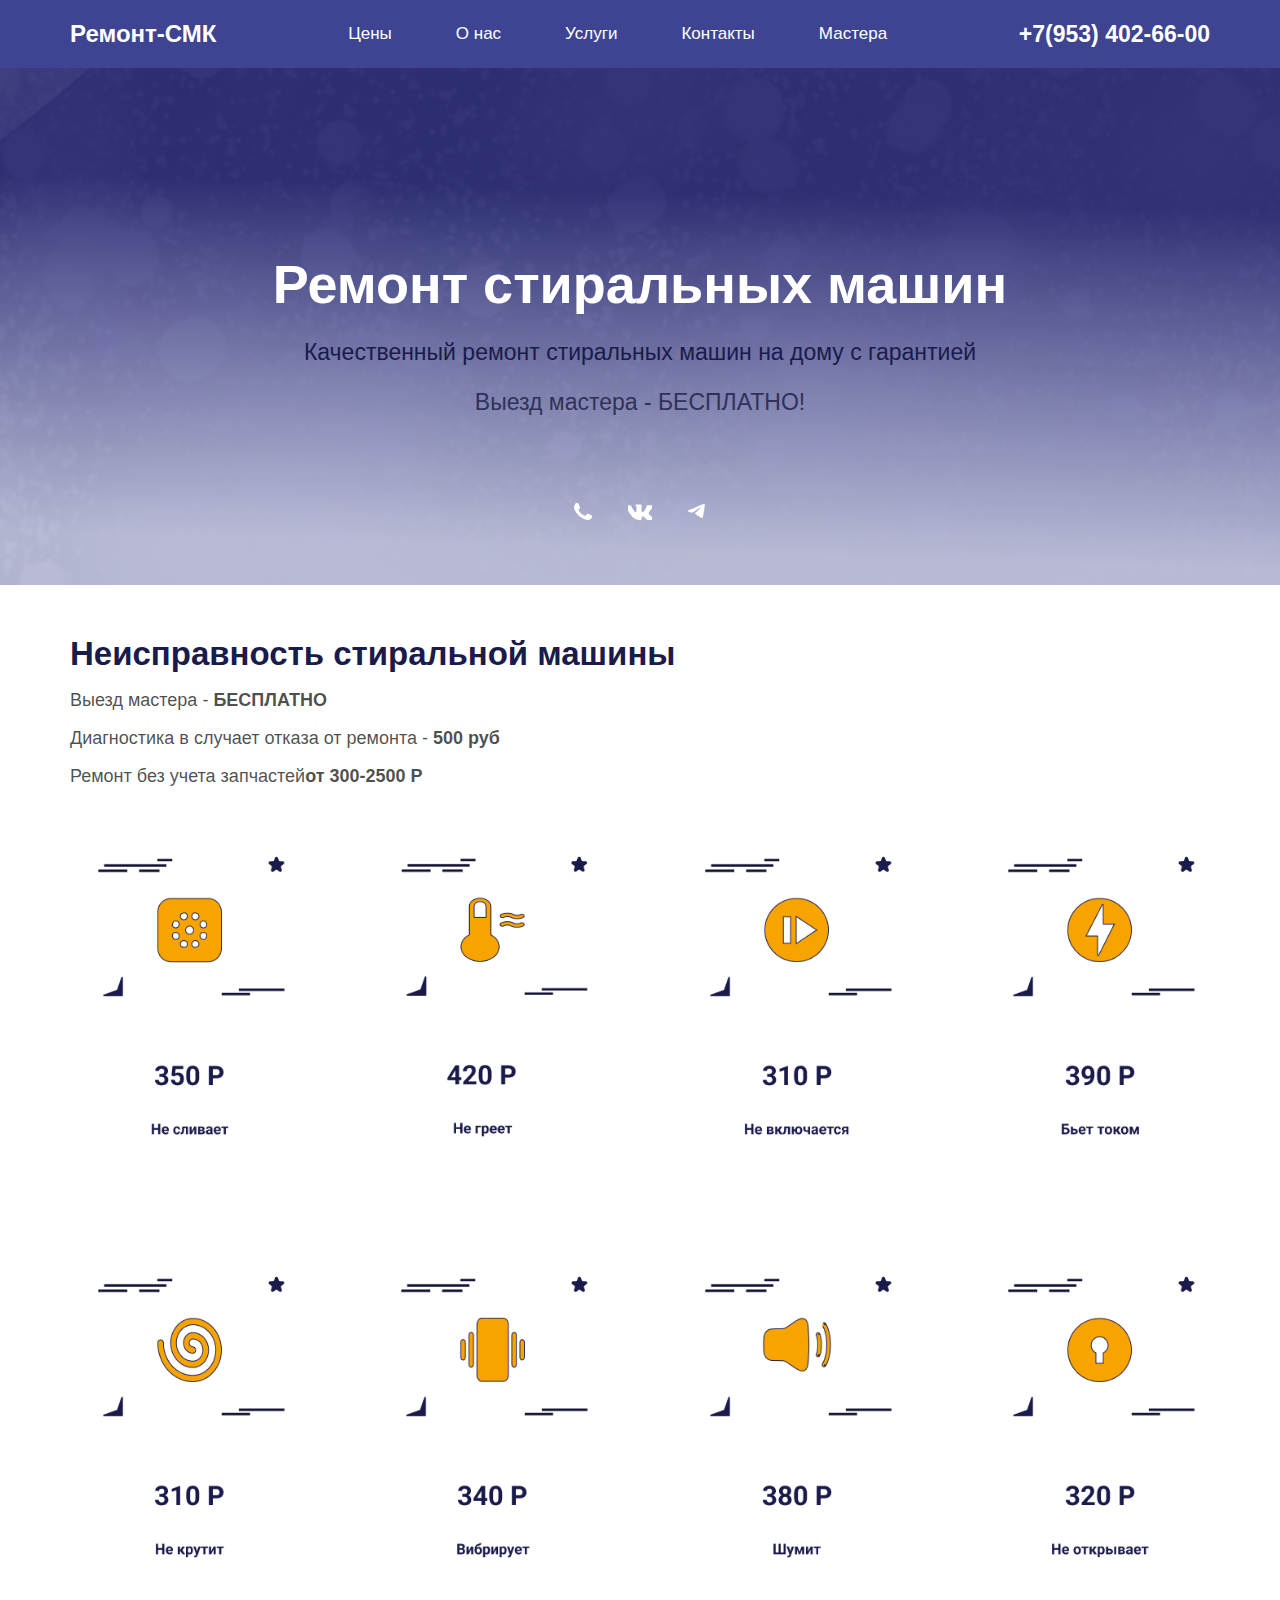
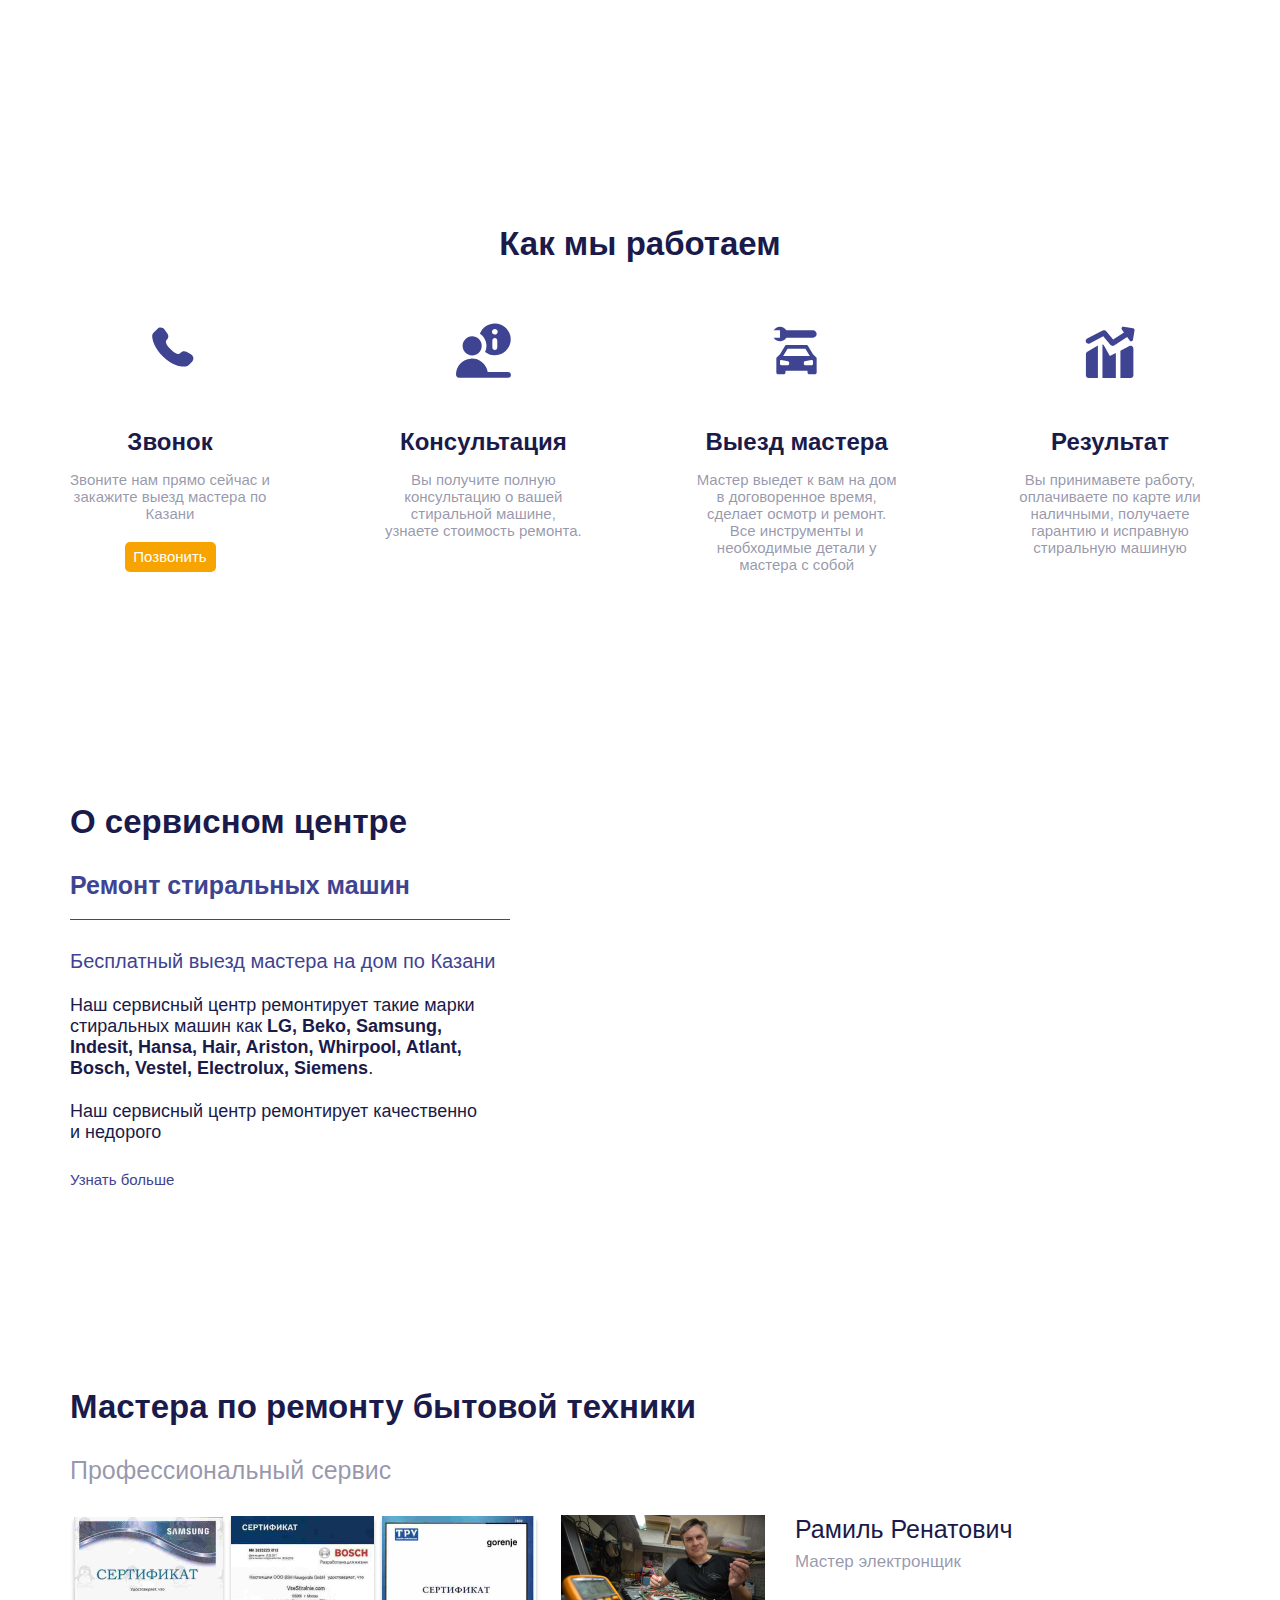
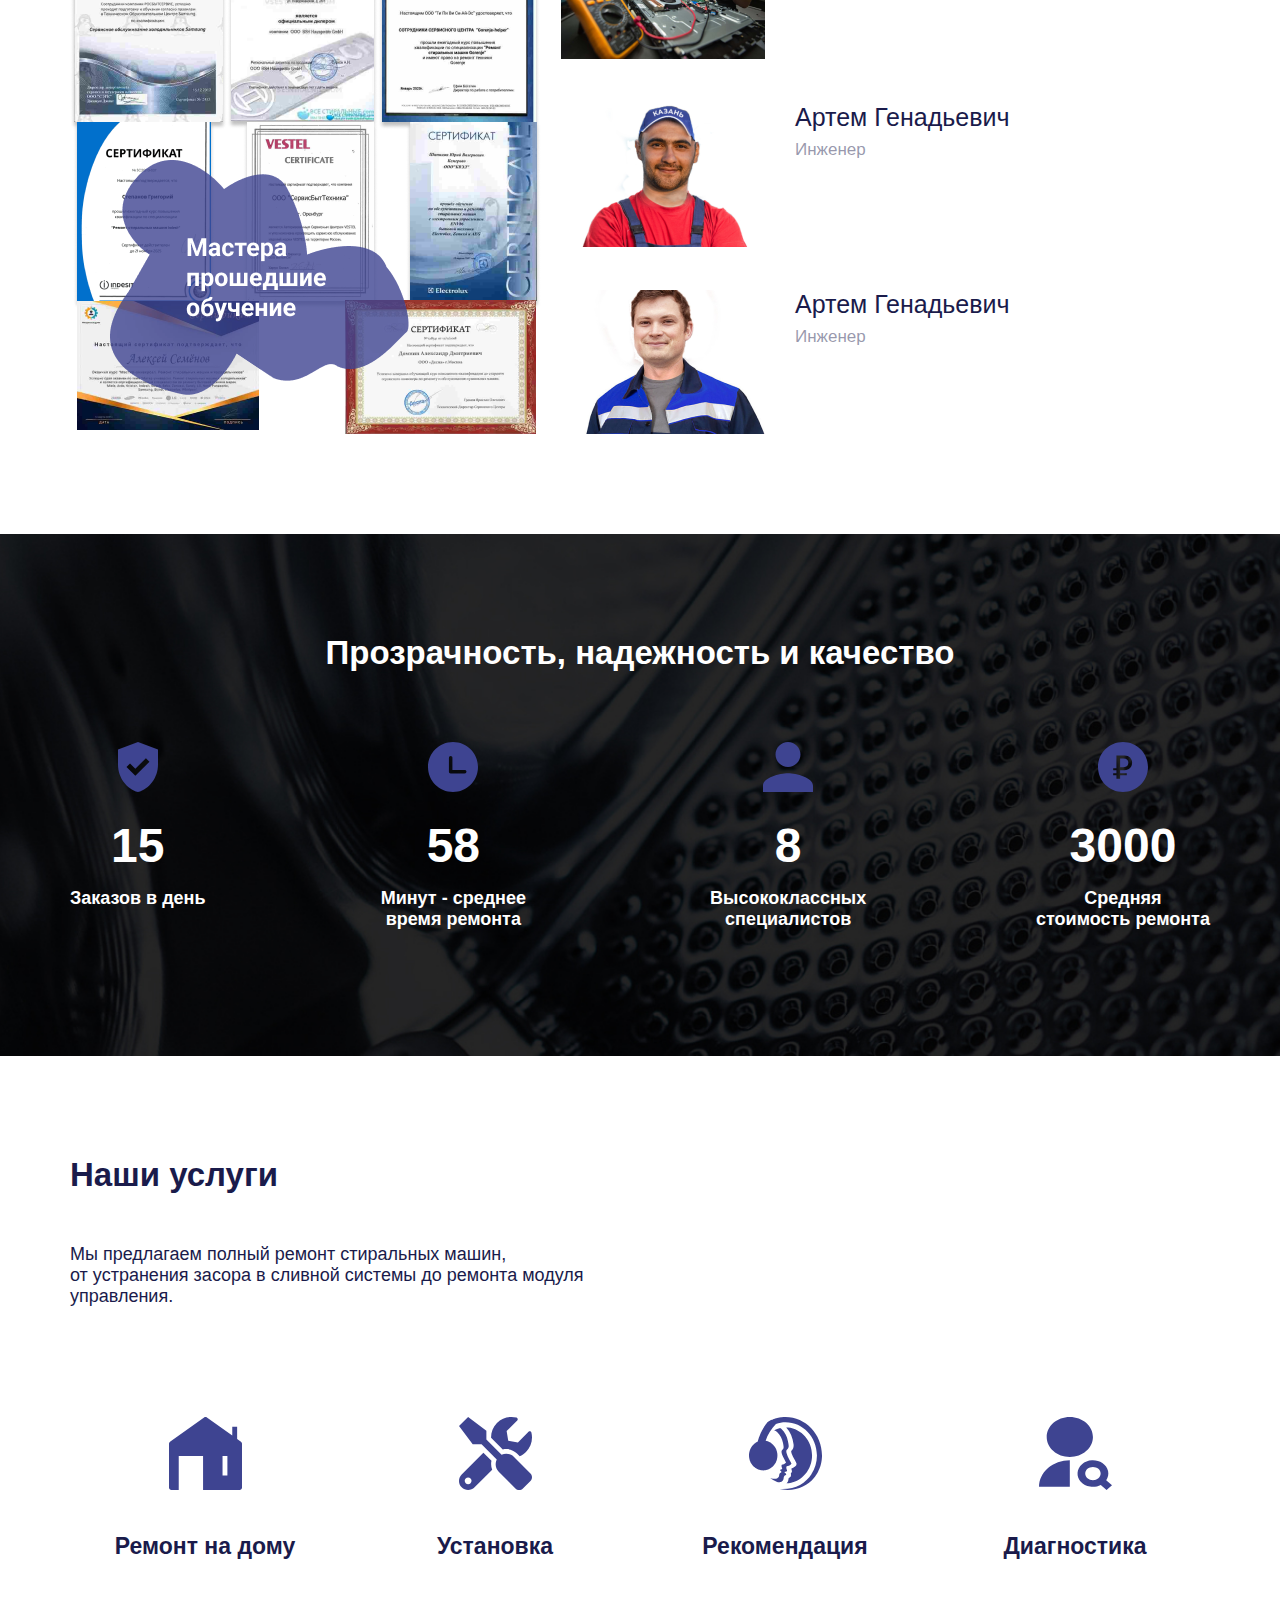
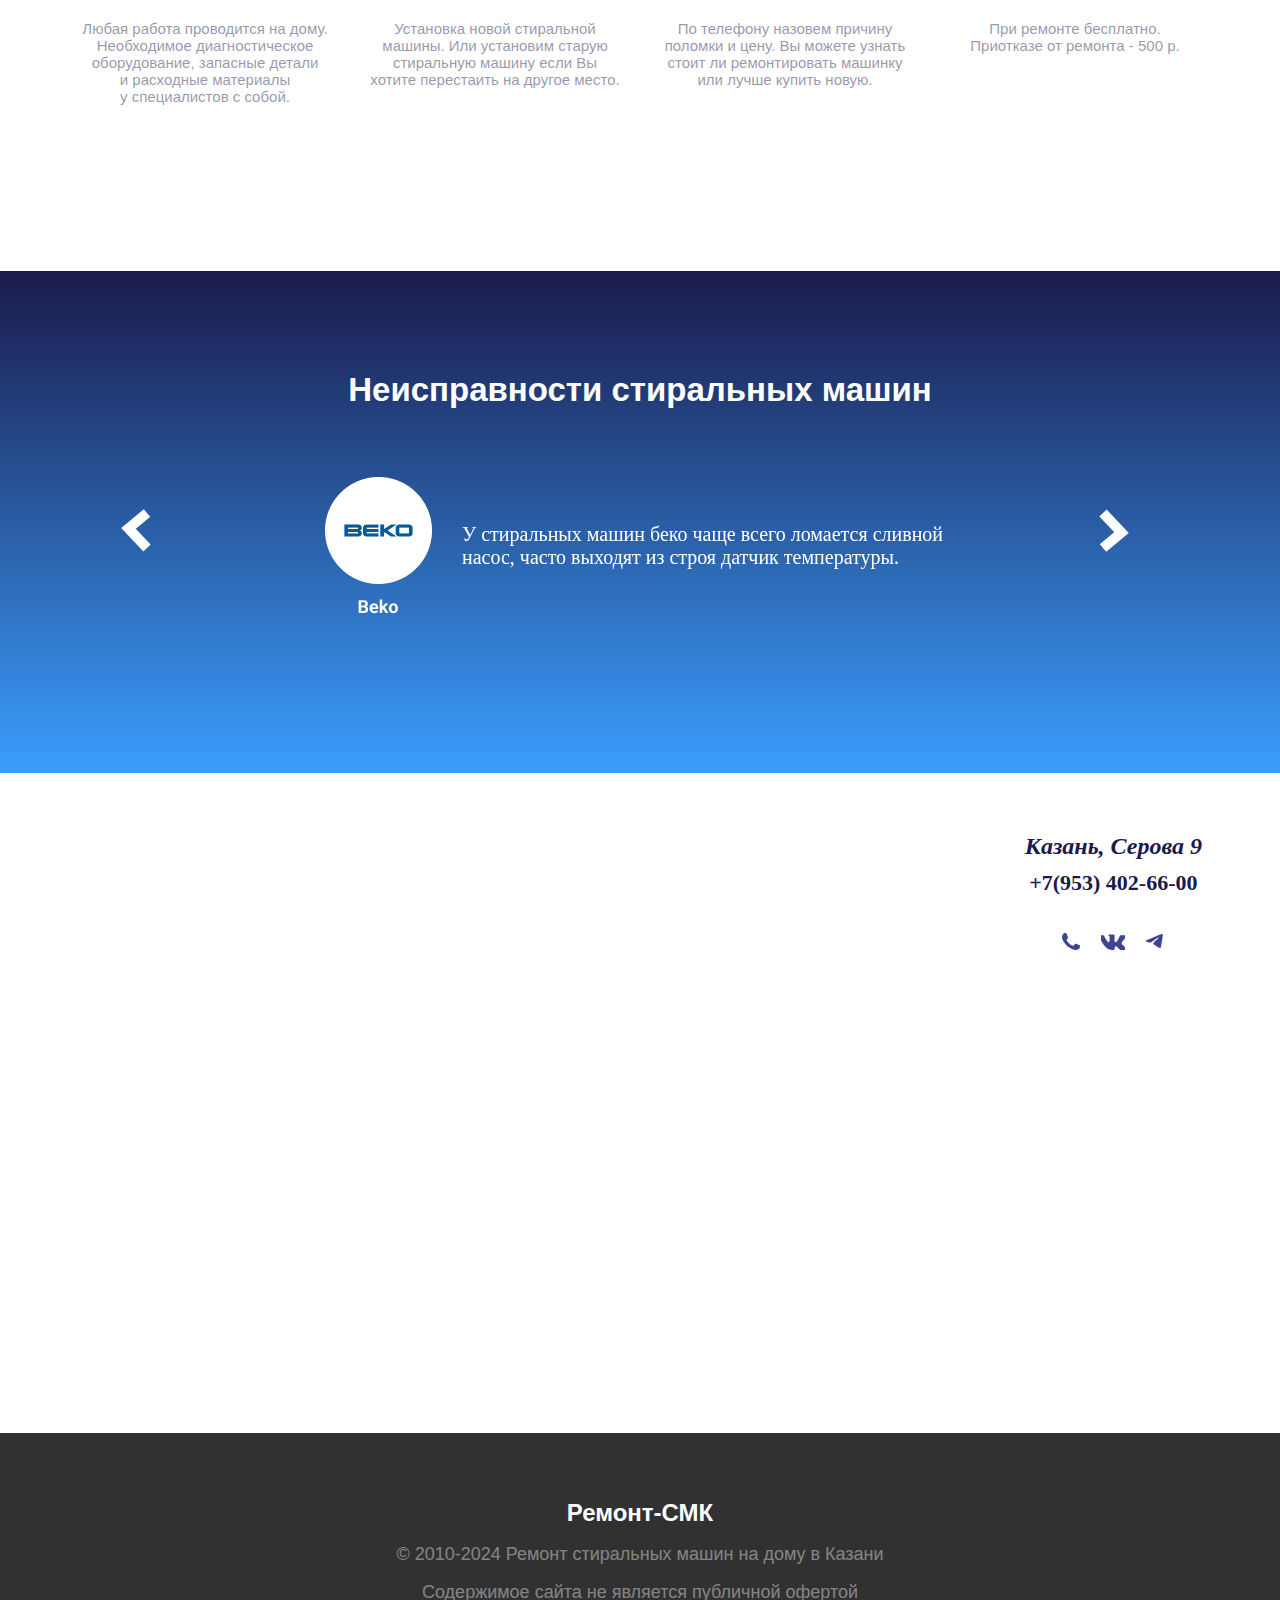
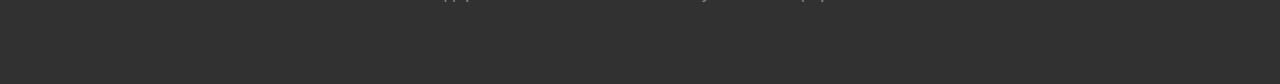
<file: index.html>
<!DOCTYPE html>
<html lang="ru">

<head>
    <meta charset="UTF-8">
    <meta name="viewport" content="width=device-width, initial-scale=1.0">
    <title>Ремонт стиральных машин на дому в Казани! Недорого!</title>
    <meta name="description" content="Ремонт стиральных машин на дому в Казани недорого. БЕСПЛАТНЫЙ выезд мастера!">
    <meta name="keywords" content="ремонт стиральных машин на дому казань выезд мастера бесплатно диагностика запчасти гарантия">
    <link rel="icon" type="image/x-icon" href="favicon.ico" />
    <link rel="stylesheet" href="css/tiny-slider.css">
    <link rel="stylesheet" href="css/reset.css">
    <link rel="stylesheet" href="css/style.css">
    <link rel="canonical" href="#">
</head>

<body>
    <!-- header start -->
   <header class="header" id="header">
    <div class="container header__container">
        <div class="logo"><a href="/">Ремонт-СМК</a></div>
        <nav class="header__nav">
            <ul class="header__links">
                <li><a href="prices.html">Цены</a></li>
                <li><a href="aboutus.html">О нас</a></li>
                <li><a href="aboutus.html">Услуги</a></li>
                <li><a href="contact.html">Контакты</a></li>
                <li><a href="masters.html">Мастера</a></li>
            </ul>
        </nav>

        <div class="pnone"><a href="tel:+79534026600">+7(953) 402-66-00</a></div>
        <div class="header__burger">
            <span></span>
        </div>
    </div>
</header>

    <!-- main start -->
    <main>
        <!-- section welcome -->
        <section class="welcome">
            <h1 class="title">Ремонт стиральных машин</h1>
            <h2>Качественный ремонт стиральных машин на дому с гарантией </h2>
            <p>Выезд мастера - <span>бесплатно!</span></p>
            <div class="welcome__icons">
                <div class="welcome__icon-item"><a href="https://wa.me/+79534026600"><img src="img/whatsapp.svg"
                            alt="иконка whatsapp, нажать чтобы перейти в ватс ап"></a></div>
                <div class="welcome__icon-item"><a href="https://vk.com/remontstiralokkazan"><img
                            src="img/vk.svg" alt="иконка vk, нажать чтобы перейти в вконтакте"></a></div>
                <div class="welcome__icon-item"><a href="https://t.me/LeoMulerman"><img src="img/telegram.svg"
                            alt="иконка telegram, нажать чтобы перейти в телеграм"></a></div>
            </div>
        </section>

        <!-- section bug -->
        <section class="bug">
            <div class="container">
                <h3 class="title-h3">Неисправность стиральной машины</h3>
                <p>Выезд мастера - <span>БЕСПЛАТНО</span></p>
                <p>Диагностика в случает отказа от ремонта - <span>500 руб</span></p>
                <p>Ремонт без учета запчастей<span>от 300-2500 Р</span></p>
                <div class="bug__cards">
                    <div class="bug__card-item">
                        <div class="bug__card-front">
                            <img src="img/card-1.png" alt="не сливает, не работает сливной насос, засор">
                        </div>
                        <div class="bug__card-back">
                            В результате попадания мусора в систему слива воды стиральной машины, вода может перестать сливаться.
                        </div>
                    </div>

                    <div class="bug__card-item">
                        <div class="bug__card-front">
                            <img src="img/card-2.png" alt="не греет воду, не работает тэн">
                        </div>
                        <div class="bug__card-back">
                            Нагрев воды зависит от исправности нагревательно элемента или электроники.
                        </div>
                    </div>

                    <div class="bug__card-item">
                        <div class="bug__card-front">
                            <img src="img/card-3.png" alt="не включается стиральная машина, не работает модуль">
                        </div>
                        <div class="bug__card-back">
                            Чаще всего стиральная машина не включается из-за неполадки в электронной плате.
                        </div>
                    </div>

                    <div class="bug__card-item">
                        <div class="bug__card-front">
                            <img src="img/card-4.png" alt="бьет током когда прикасаешься, бьет током из-за тэна">
                        </div>
                        <div class="bug__card-back">
                            В большинстве случаев такое происходит из-за вышешедшего из строя нагревательного элемента (тэн).
                        </div>
                    </div>

                    <div class="bug__card-item">
                        <div class="bug__card-front">
                            <img src="img/card-5.png" alt="не крутит, порвался ремень, законщились щетки в двигатели">
                        </div>
                        <div class="bug__card-back">
                            Чаще всего в стиральной машине не крутится бак из-за неполадок в двигателе.
                        </div>
                    </div>

                    <div class="bug__card-item">
                        <div class="bug__card-front">
                            <img src="img/card-6.png" alt="вибрирует стиральная машина, бегает по ванне, не устойчивый">
                        </div>
                        <div class="bug__card-back">
                           Стиралка не ровно стоит, старые амортизаторы могут быть причиной сильной вибрации.
                        </div>
                    </div>

                    <div class="bug__card-item">
                        <div class="bug__card-front">
                            <img src="img/card-7.png" alt="шумит как буд-то самолет взлетает, сильный шум когда отжимает">
                        </div>
                        <div class="bug__card-back">
                            Такое происходит из-за несправности подшипников, посторонний предмет в баке.
                        </div>
                    </div>

                    <div class="bug__card-item">
                        <div class="bug__card-front">
                            <img src="img/card-8.png" alt="не открывает дверку после стирки, сломалась ручка">
                        </div>
                        <div class="bug__card-back">
                            Может произойти из-за сломанной ручки дверцы, или стиралка не закончила цикл.
                        </div>
                    </div>
                </div>
            </div>
        </section>

        <!-- section ourwork -->

        <section class="ourwork">
            <div class="container">
                <h3 class="title-h3">Как мы работаем</h3>
                <div class="ourwork__cards">
                    <div class="ourwirk__card-item">
                        <div class="icon"><img src="img/phone.svg" alt="Звоните нам по указанному номеру"></div>
                        <h4>Звонок</h4>
                        <p>Звоните нам прямо сейчас и закажите выезд мастера по Казани</p>
                        <a href="tel:+79534026600" class="ourwork__btn">Позвонить</a>
                    </div>

                    <div class="ourwirk__card-item">
                        <div class="icon"><img src="img/consultation.svg" alt="Консультация по телефону или соц сетям"></div>
                        <h4>Консультация</h4>
                        <p>Вы получите полную консультацию о вашей стиральной машине, узнаете стоимость ремонта.</p>
                    </div>

                    <div class="ourwirk__card-item">
                        <div class="icon"><img src="img/car.svg" alt="выезд на дом на своем автомобиле"></div>
                        <h4>Выезд мастера</h4>
                        <p>Мастер выедет к вам на дом в договоренное время, сделает осмотр и ремонт. Все инструменты и
                            необходимые детали у мастера с собой</p>
                    </div>

                    <div class="ourwirk__card-item">
                        <div class="icon"><img src="img/result.svg" alt="Вы принимаете работу"></div>
                        <h4>Результат</h4>
                        <p>Вы принимавете работу, оплачиваете по карте или наличными, получаете гарантию и исправную
                            стиральную машиную</p>
                    </div>
                </div>
            </div>

        </section>

        <!-- section about -->

        <section class="about">
            <div class="container about__container">
                <div class="about__description">
                    <h3 class="title-h3">О сервисном центре</h3>
                    <h4>Ремонт стиральных машин</h4>
                    <div class="about__secondary-title">Бесплатный выезд мастера на дом по Казани</div>
                    <p>Наш сервисный центр ремонтирует такие марки стиральных машин как <span>LG, Beko, Samsung,
                            Indesit, Hansa, Hair, Ariston, Whirpool, Atlant, Bosch, Vestel, Electrolux, Siemens</span>.
                    </p>
                    <p>Наш сервисный центр ремонтирует качественно<br> и недорого</p>
                    <a href="aboutus.html" class="about__link">Узнать больше</a>
                </div>

                <div class="about__video">
                    <iframe width="450" height="250" src="https://www.youtube.com/embed/fU1-RhTWcE8?si=NeeGxL_MHTaHGBm-"
                        title="YouTube video player" frameborder="0"
                        allow="accelerometer; autoplay; clipboard-write; encrypted-media; gyroscope; picture-in-picture; web-share"
                        allowfullscreen></iframe>
                </div>
            </div>
        </section>

        <!-- section masters -->

        <section class="masters">
            <div class="container">
                <h3 class="title-h3">Мастера по ремонту бытовой техники</h3>
                <div class="masters__descr">Профессиональный сервис</div>
                <div class="masters__block">
                    <div class="masters__certificate">
                        <img src="img/certificate.png" alt="сертификаты">
                    </div>
                    <div class="masters__profile">
                        <div class="masters__profile-item">
                            <div class="masters__profile-img"><img src="img/master-1.png" alt="ремонт модуля, электронщик, паяет плату"></div>
                            <div class="masters__profile-descr">
                                <div class="masters__worker-name">Рамиль Ренатович</div>
                                <div class="masters__worker-specialization">Мастер электронщик</div>
                            </div>

                        </div>

                        <div class="masters__profile-item">
                            <div class="masters__profile-img"> <img src="img/master-2.png" alt="инженер, делает слесарную работу"></div>
                            <div class="masters__profile-descr">
                                <div class="masters__worker-name">Артем Генадьевич</div>
                                <div class="masters__worker-specialization">Инженер</div>
                            </div>

                        </div>

                        <div class="masters__profile-item">
                            <div class="masters__profile-img"> <img src="img/master-3.png" alt="инженер, специалист по бакам"></div>
                            <div class="masters__profile-descr">
                                <div class="masters__worker-name">Артем Генадьевич</div>
                                <div class="masters__worker-specialization">Инженер</div>
                            </div>

                        </div>
                    </div>
                </div>
            </div>
        </section>

        <!-- section facts -->

        <section class="facts">
            <div class="container">
                <h3 class="title-h3">Прозрачность, надежность и качество</h3>

                <div class="facts__cards">
                    <div class="facts__card-item">
                        <div class="facts__card-icon"><img src="img/shield-icon.svg" alt="более 15 заявок в день"></div>
                        <div class="facts__card-figure">15</div>
                        <div class="facts__card-descr">Заказов в день</div>
                    </div>

                    <div class="facts__card-item">
                        <div class="facts__card-icon"><img src="img/clock-icon.svg" alt="ремонт длится не долго, в среднем 30 минут"></div>
                        <div class="facts__card-figure">58</div>
                        <div class="facts__card-descr">Минут - среднее время ремонта</div>
                    </div>

                    <div class="facts__card-item">
                        <div class="facts__card-icon"><img src="img/person-icon.svg" alt="8 человек в компании"></div>
                        <div class="facts__card-figure">8</div>
                        <div class="facts__card-descr">Высококлассных специалистов</div>
                    </div>

                    <div class="facts__card-item">
                        <div class="facts__card-icon"><img src="img/money.svg" alt="Знак денег, рубль, стоимость ремонта"></div>
                        <div class="facts__card-figure">3000</div>
                        <div class="facts__card-descr">Средняя стоимость ремонта</div>
                    </div>
                </div>
            </div>
        </section>

        <!-- section service -->

        <section class="service">
            <div class="container">
                <h3 class="title-h3">Наши услуги</h3>
                <div class="service__descr">Мы предлагаем полный ремонт стиральных машин,<br> от устранения засора в
                    сливной системы до ремонта модуля управления.</div>
                <div class="service__cards">
                    <div class="service__card-item">
                        <div class="service__icon"><img src="img/home-icon.svg" alt="ремонт делается дома, везти машинку никуда не надо"></div>
                        <div class="service__card-title">Ремонт на дому</div>
                        <div class="service__card-descr">Любая работа проводится на дому. Необходимое диагностическое
                            оборудование, запасные детали<br> и расходные материалы<br> у специалистов с собой.</div>
                    </div>

                    <div class="service__card-item">
                        <div class="service__icon"><img src="img/tools-icon.svg" alt="установка стиральной машины"></div>
                        <div class="service__card-title">Установка</div>
                        <div class="service__card-descr">Установка новой стиральной машины. Или установим старую
                            стиральную машину если Вы хотите перестаить на другое место.</div>
                    </div>

                    <div class="service__card-item">
                        <div class="service__icon"><img src="img/listening-icon.svg" alt="консультируем по телефону, можем некоторые поломки выявить"></div>
                        <div class="service__card-title">Рекомендация</div>
                        <div class="service__card-descr">По телефону назовем причину поломки и цену. Вы можете узнать
                            стоит ли ремонтировать машинку или лучше купить новую.</div>
                    </div>

                    <div class="service__card-item">
                        <div class="service__icon"><img src="img/person-service-icon.svg" alt="диагностика делается на месте"></div>
                        <div class="service__card-title">Диагностика</div>
                        <div class="service__card-descr">При ремонте бесплатно.<br> Приотказе от ремонта - 500 р.</div>
                    </div>
                </div>
            </div>
        </section>

        <!-- section lacs -->

        <section class="lacs">
            <div class="container">
                <h3 class="title-h3">Неисправности стиральных машин</h3>
                <div class="lacs__slider">
                    <div class="lacs__slider-item">
                        <img src="img/beko.png" alt="беко-символ, иконка стиральной машины Beko">
                        <div class="lacs__slider-description">У стиральных машин беко чаще всего ломается сливной насос, часто выходят из строя датчик температуры.</div>
                    </div>

                    <div class="lacs__slider-item">
                        <img src="img/bosch.png" alt="бош-символ, иконка стиральной машины Bosch">
                        <div class="lacs__slider-description">У стиральных машин бош часто ломаются ручки дверцы, перед открыванием, дождитесь щелчка.</div>
                    </div>

                    <div class="lacs__slider-item">
                        <img src="img/indesit.png" alt="индезит-символ, иконка стиральной машины Indesit">
                        <div class="lacs__slider-description">Основные неисправности с модулем управления. Когда не стираете, вынимайте вилку из розетки. Это продлит срок службы.</div>
                    </div>

                    <div class="lacs__slider-item">
                        <img src="img/ariston.png" alt="аристон-символ, иконка стиральной машины Ariston">
                        <div class="lacs__slider-description">У этого бренда чаще чем у других выходят из строя подшипники. Ставьте на 800 оборотов чтобы машинка служила дольше</div>
                    </div>

                    <div class="lacs__slider-item">
                        <img src="img/samsung.png" alt="самсунг-символ, иконка стиральной машины Samsung">
                        <div class="lacs__slider-description">У стиральной машины Самсунг - выгорают тэны, у некоторых моделей слабый дравер двигателя.</div>
                    </div>

                    <div class="lacs__slider-item">
                        <img src="img/lg.png" alt="лджи-символ, иконка стиральной машины LG">
                        <div class="lacs__slider-description">Основне неисправности лджи - течь воды с левой стороны, слабая резина (манжета), будьте аккуратней.</div>
                    </div>
                </div>
            </div>
        </section>

        <!-- section map -->

        <section class="map">
            <div class="map__google"><iframe
                    src="https://www.google.com/maps/embed?pb=!1m18!1m12!1m3!1d2240.8987384158027!2d49.061411977118716!3d55.829716886064!2m3!1f0!2f0!3f0!3m2!1i1024!2i768!4f13.1!3m3!1m2!1s0x415952ea9f5c22e1%3A0x19c8671968a20509!2z0YPQuy4g0KHQtdGA0L7QstCwLCA5LCDQmtCw0LfQsNC90YwsINCg0LXRgdC_LiDQotCw0YLQsNGA0YHRgtCw0L0sIDQyMDAwMA!5e0!3m2!1sru!2sru!4v1709148480573!5m2!1sru!2sru"
                    width="100%" height="660" style="border:0;" allowfullscreen="" loading="lazy"
                    referrerpolicy="no-referrer-when-downgrade"></iframe></div>
            <div class="map__info">
                <address class="map__address">Казань, Серова 9</address>
                <div class="map__pnone"><a href="tel:+79534026600">+7(953) 402-66-00</a></div>
                <div class="map__social">
                    <div class="map__icon-item"><a href="https://wa.me/+79534026600"><img src="img/whatsapp-contact.svg" alt="нажмите чтобы написать в ватс ап"></a></div>
                    <div class="map__icon-item"><a href="https://vk.com/remontstiralokkazan"><img src="img/vk-contact.svg" alt="посетите нашу группу в контакте"></a></div>
                    <div class="map__icon-item"><a href="https://t.me/LeoMulerman"><img src="img/telegram-contact.svg" alt="нажмите для связи в телеграм"></a></div>
                </div>
            </div>
        </section>
    </main>

    <!-- footer -->

<footer class="footer">
    <div class="logo-footer"><a href="index.html">Ремонт-СМК</a></div>
    <div class="footer__copyright">	&#169; 2010-2024 Ремонт стиральных машин на дому в Казани</div>
    <div class="footer__descr">Содержимое сайта не является публичной офертой</div>
</footer>

    <script src="js/tiny-slider.js"></script>
    <script src="js/slider-sittings.js"></script>
    <script src="js/main.js"></script>
</body>

</html>
</file>
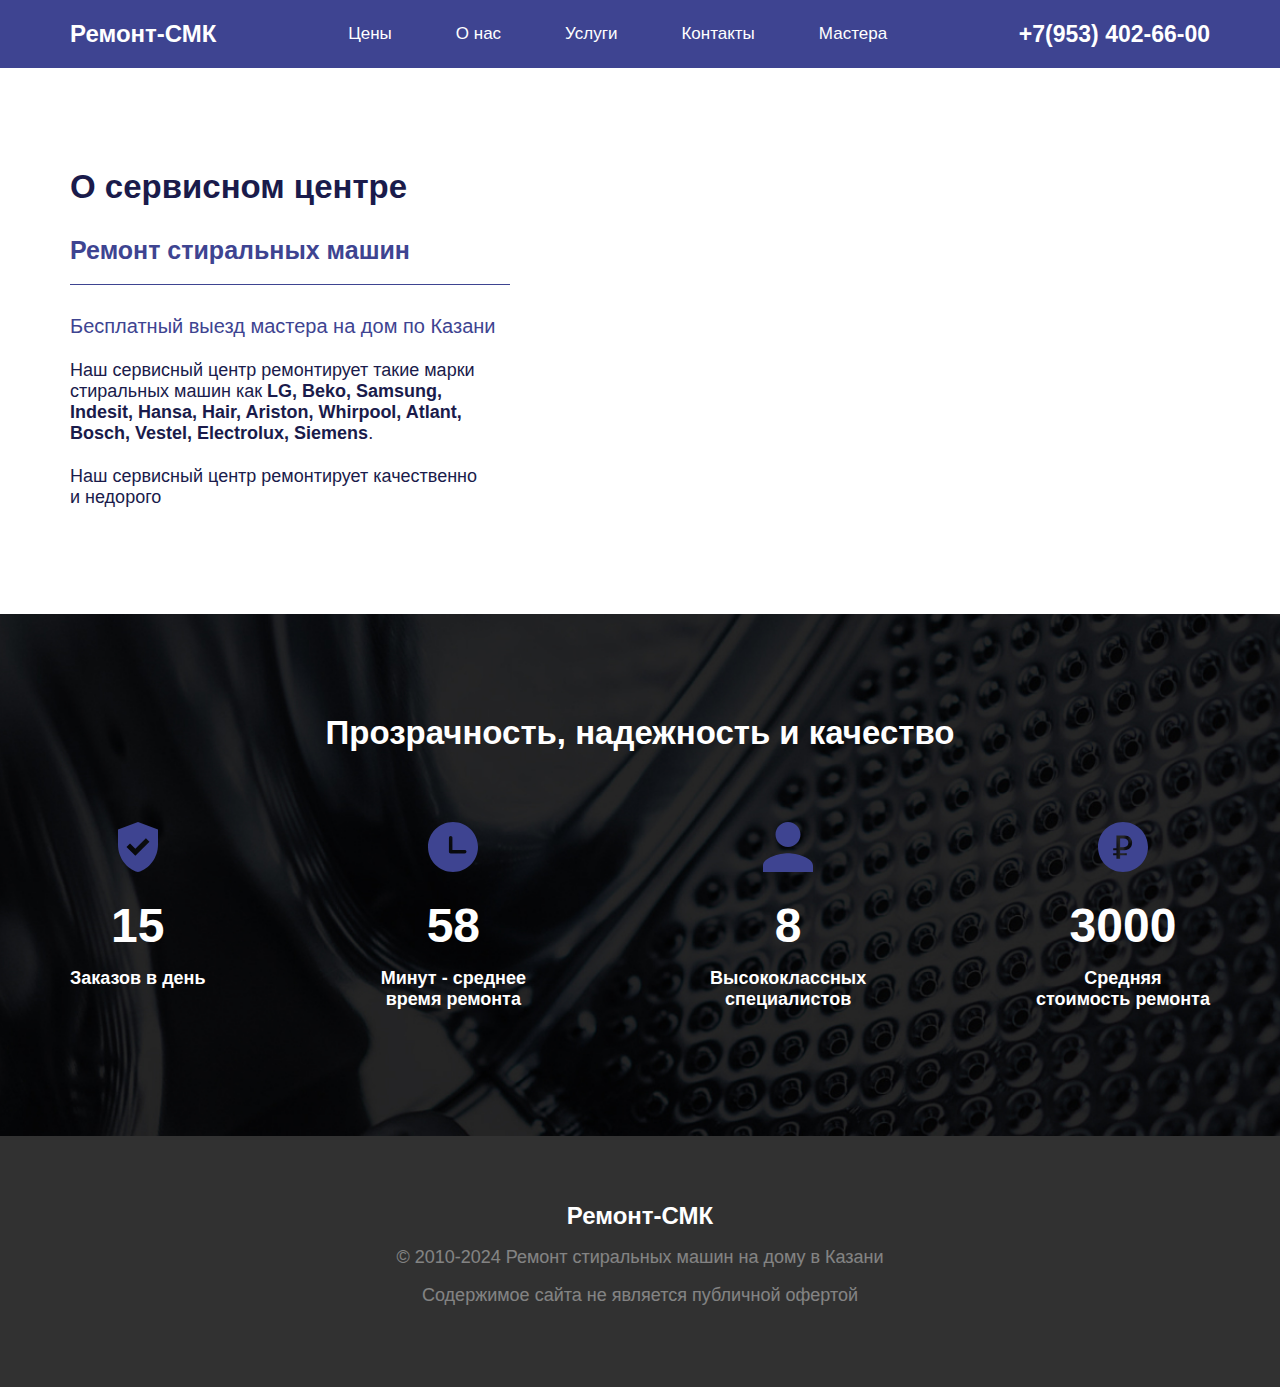
<file: aboutus.html>
<!DOCTYPE html>
<html lang="ru">

<head>
    <meta charset="UTF-8">
    <meta name="viewport" content="width=device-width, initial-scale=1.0">
    <meta name="description"
        content="Сервисный центр по ремонту стиральных машин Ремонт-СМК выполняет все виды работ по ремонту стиральной бытовой техники. Приезжаем в тот же день">
    <meta name="keywords" content="мастера ремонт стиральных машин сервисный инженер">
    <link rel="icon" type="image/x-icon" href="favicon.ico" />
    <link rel="stylesheet" href="css/tiny-slider.css">
    <link rel="stylesheet" href="css/reset.css">
    <link rel="stylesheet" href="css/style.css">
    <link rel="canonical" href="#">
    <title>О компании Ремонт-СМК - ремонт стиральных машин</title>
</head>

<body>
    <!-- header -->
    <header class="header" id="header">
        <div class="container header__container">
            <div class="logo"><a href="/" title="Ремонт стиральных машин на дому в Казани">Ремонт-СМК</a></div>
            <nav class="header__nav">
                <ul class="header__links">
                    <li><a href="prices.html">Цены</a></li>
                    <li><a href="aboutus.html">О нас</a></li>
                    <li><a href="service.html">Услуги</a></li>
                    <li><a href="contact.html">Контакты</a></li>
                    <li><a href="masters.html">Мастера</a></li>
                </ul>
            </nav>

            <div class="pnone"><a href="tel:+79534026600">+7(953) 402-66-00</a></div>
            <div class="header__burger">
                <span></span>
            </div>
        </div>
    </header>

    <!-- main -->
    <main>
        <!-- section about -->

        <section class="about">
            <div class="container about__container">
                <div class="about__description">
                    <h1 class="title-h3">О сервисном центре</h1>
                    <h4>Ремонт стиральных машин</h4>
                    <div class="about__secondary-title">Бесплатный выезд мастера на дом по Казани</div>
                    <p>Наш сервисный центр ремонтирует такие марки стиральных машин как <span>LG, Beko, Samsung,
                            Indesit, Hansa, Hair, Ariston, Whirpool, Atlant, Bosch, Vestel, Electrolux, Siemens</span>.
                    </p>
                    <p>Наш сервисный центр ремонтирует качественно<br> и недорого</p>
                </div>

                <div class="about__video">
                    <iframe width="450" height="250" src="https://www.youtube.com/embed/fU1-RhTWcE8?si=NeeGxL_MHTaHGBm-"
                        title="YouTube video player" frameborder="0"
                        allow="accelerometer; autoplay; clipboard-write; encrypted-media; gyroscope; picture-in-picture; web-share"
                        allowfullscreen></iframe>
                </div>
            </div>
        </section>

        <!-- section facts -->

        <section class="facts">
            <div class="container">
                <h3 class="title-h3">Прозрачность, надежность и качество</h3>

                <div class="facts__cards">
                    <div class="facts__card-item">
                        <div class="facts__card-icon"><img src="img/shield-icon.svg" alt="более 15 заявок в день"></div>
                        <div class="facts__card-figure">15</div>
                        <div class="facts__card-descr">Заказов в день</div>
                    </div>

                    <div class="facts__card-item">
                        <div class="facts__card-icon"><img src="img/clock-icon.svg" alt="ремонт длится не долго, в среднем 30 минут"></div>
                        <div class="facts__card-figure">58</div>
                        <div class="facts__card-descr">Минут - среднее время ремонта</div>
                    </div>

                    <div class="facts__card-item">
                        <div class="facts__card-icon"><img src="img/person-icon.svg" alt="8 человек в компании"></div>
                        <div class="facts__card-figure">8</div>
                        <div class="facts__card-descr">Высококлассных специалистов</div>
                    </div>

                    <div class="facts__card-item">
                        <div class="facts__card-icon"><img src="img/money.svg" alt="Знак денег, рубль, стоимость ремонта"></div>
                        <div class="facts__card-figure">3000</div>
                        <div class="facts__card-descr">Средняя стоимость ремонта</div>
                    </div>
                </div>
            </div>
        </section>
    </main>
    <!-- footer -->
    <footer class="footer">
        <div class="logo-footer"><a href="#">Ремонт-СМК</a></div>
        <div class="footer__copyright"> &#169; 2010-2024 Ремонт стиральных машин на дому в Казани</div>
        <div class="footer__descr">Содержимое сайта не является публичной офертой</div>
    </footer>
    <script src="js/tiny-slider.js"></script>
    <script src="js/main.js"></script>
</body>

</html>
</file>
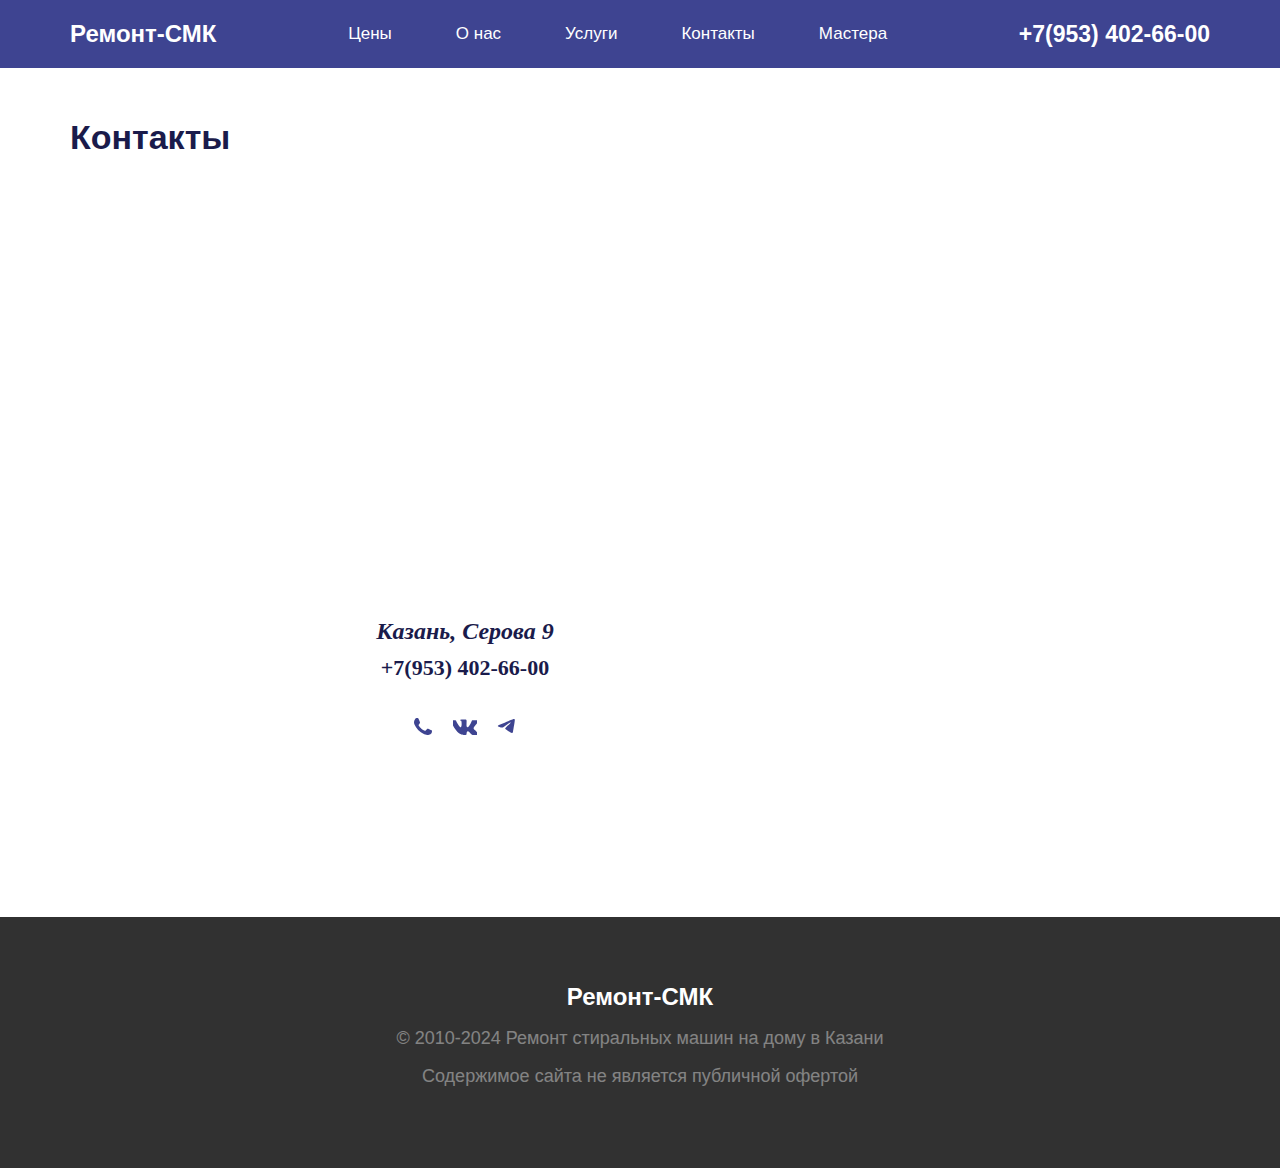
<file: contact.html>
<!DOCTYPE html>
<html lang="ru">
<head>
    <meta charset="UTF-8">
    <meta name="viewport" content="width=device-width, initial-scale=1.0">
    <meta name="description"
        content="Контактная информация сервисного центра по ремонту стиральных машин Ремонт-СМК. Телефон, адрес, элетронная почта, время работы и схема проезда.">
    <meta name="keywords" content="контакты адрес телефон время работы позвонить">
    <link rel="icon" type="image/x-icon" href="favicon.ico" />
    <link rel="stylesheet" href="css/tiny-slider.css">
    <link rel="stylesheet" href="css/reset.css">
    <link rel="stylesheet" href="css/style.css">
    <link rel="canonical" href="#">
    <title>Позвоните нам - Ремонт-СМК</title>
</head>
<body>
    <!-- header -->
    <header class="header" id="header">
        <div class="container header__container">
            <div class="logo"><a href="/" title="Ремонт стиральных машин на дому в Казани">Ремонт-СМК</a></div>
            <nav class="header__nav">
                <ul class="header__links">
                    <li><a href="prices.html">Цены</a></li>
                    <li><a href="aboutus.html">О нас</a></li>
                    <li><a href="service.html">Услуги</a></li>
                    <li><a href="contact.html">Контакты</a></li>
                    <li><a href="masters.html">Мастера</a></li>
                </ul>
            </nav>
    
            <div class="pnone"><a href="tel:+79534026600">+7(953) 402-66-00</a></div>
            <div class="header__burger">
                <span></span>
            </div>
        </div>
    </header>

    <main>
        
        <!-- section map -->

        <section class="map map-contact">
            <div class="container">
                 <h1 class="title-h3 title-contact">Контакты</h1>
           
            <div class="map__google"><iframe
                    src="https://www.google.com/maps/embed?pb=!1m18!1m12!1m3!1d2240.8987384158027!2d49.061411977118716!3d55.829716886064!2m3!1f0!2f0!3f0!3m2!1i1024!2i768!4f13.1!3m3!1m2!1s0x415952ea9f5c22e1%3A0x19c8671968a20509!2z0YPQuy4g0KHQtdGA0L7QstCwLCA5LCDQmtCw0LfQsNC90YwsINCg0LXRgdC_LiDQotCw0YLQsNGA0YHRgtCw0L0sIDQyMDAwMA!5e0!3m2!1sru!2sru!4v1709148480573!5m2!1sru!2sru"
                    width="100%" height="660" style="border:0;" allowfullscreen="" loading="lazy"
                    referrerpolicy="no-referrer-when-downgrade"></iframe></div>
            <div class="map__info map__info-contact">
                <address class="map__address">Казань, Серова 9</address>
                <div class="map__pnone"><a href="tel:+79534026600">+7(953) 402-66-00</a></div>
                <div class="map__social">
                    <div class="map__icon-item"><a href="https://wa.me/+79534026600"><img src="img/whatsapp-contact.svg" alt="иконка whatsapp, нажать чтобы перейти в ватс ап"></a></div>
                    <div class="map__icon-item"><a href="https://vk.com/remontstiralokkazan"><img src="img/vk-contact.svg" alt="иконка vk, нажать чтобы перейти в вконтакте"></a></div>
                    <div class="map__icon-item"><a href="https://t.me/LeoMulerman"><img src="img/telegram-contact.svg" alt="иконка telegram, нажать чтобы перейти в телеграм"></a></div>
                </div>
            </div>
            </div>
           
        </section>
    </main>

    <!-- footer -->
    <footer class="footer">
        <div class="logo-footer"><a href="index.html">Ремонт-СМК</a></div>
        <div class="footer__copyright">	&#169; 2010-2024 Ремонт стиральных машин на дому в Казани</div>
        <div class="footer__descr">Содержимое сайта не является публичной офертой</div>
    </footer>
    <script src="js/main.js"></script>
</body>
</html>
</file>
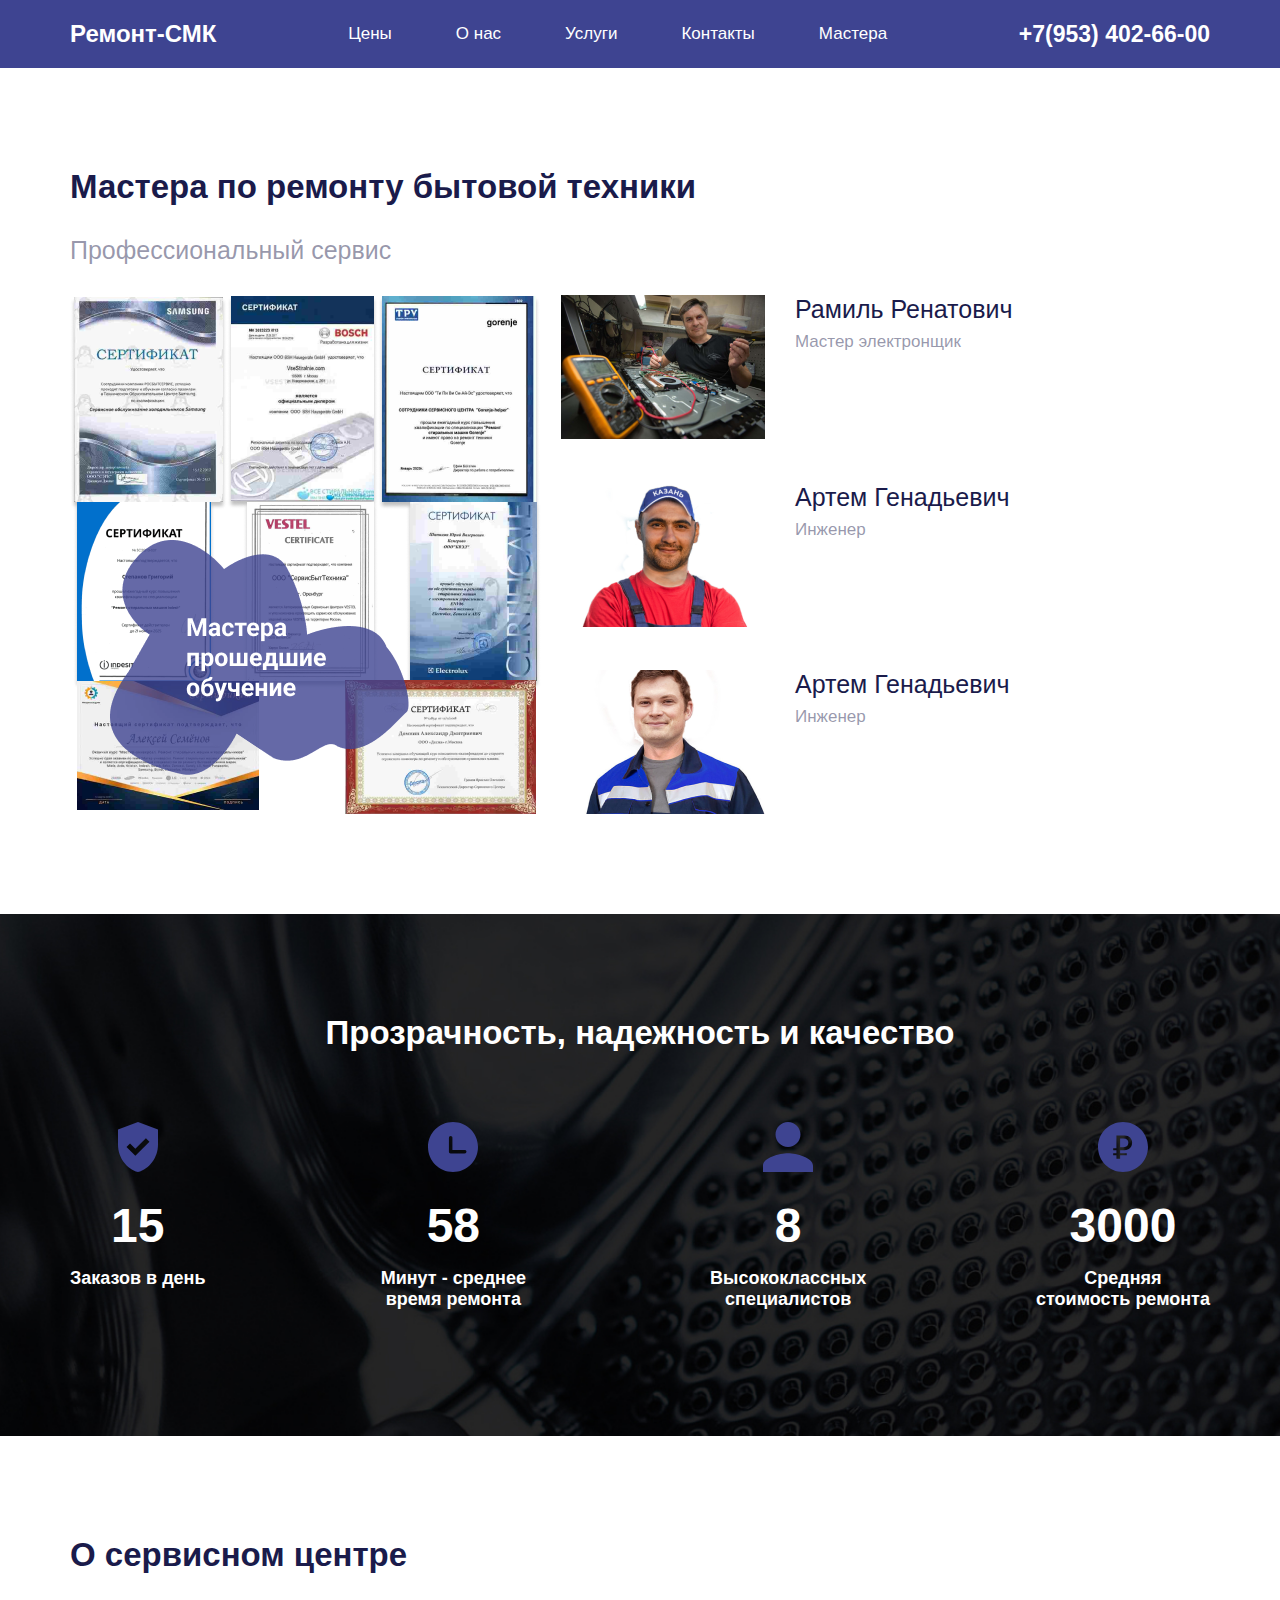
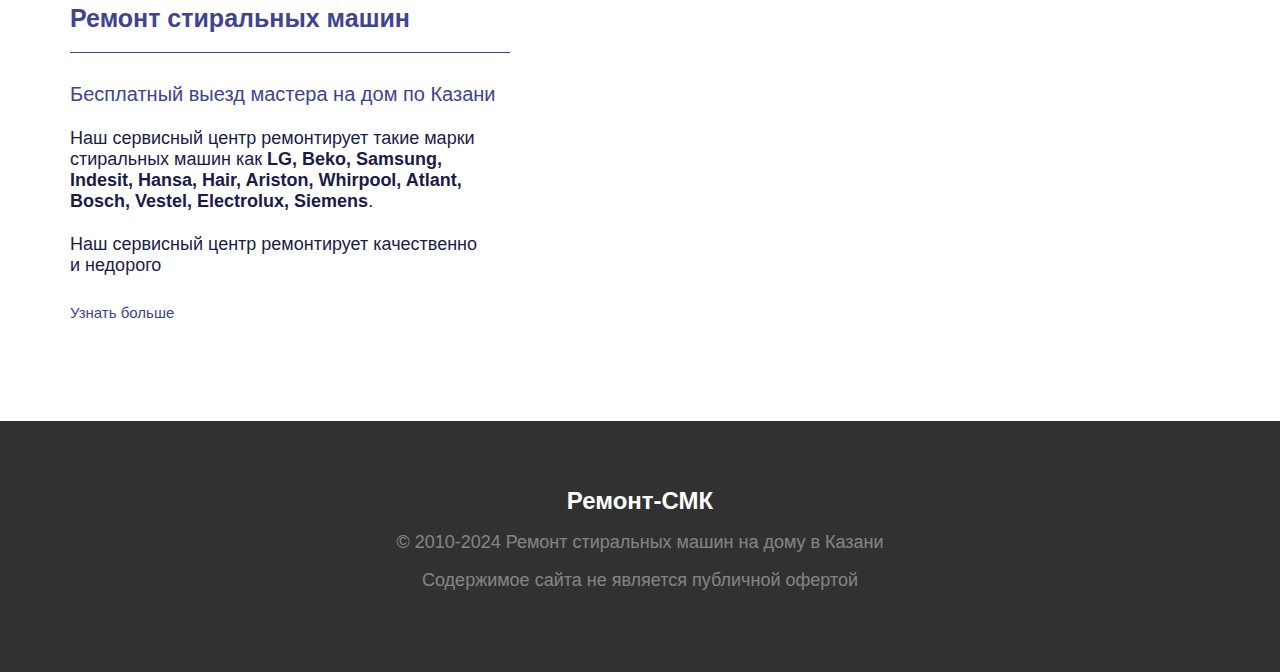
<file: masters.html>
<!DOCTYPE html>
<html lang="ru">
<head>
    <meta charset="UTF-8">
    <meta name="viewport" content="width=device-width, initial-scale=1.0">
    <title>Мастера сервисного центра Ремонт-СМК</title>
    <meta name="description" content="Мастера, электронщики и сервисные инженеры по ремонту стиральных машин.">
    <meta name="keywords" content="мастера ремонт стиральных машин сервисный инженер">
    <link rel="icon" type="image/x-icon" href="favicon.ico" />
    <link rel="stylesheet" href="css/tiny-slider.css">
    <link rel="stylesheet" href="css/reset.css">
    <link rel="stylesheet" href="css/style.css">
    <link rel="canonical" href="#">
</head>
<body>
    <!-- header start -->
    <header class="header" id="header">
        <div class="container header__container">
            <div class="logo"><a href="/">Ремонт-СМК</a></div>
            <nav class="header__nav">
                <ul class="header__links">
                    <li><a href="prices.html">Цены</a></li>
                    <li><a href="aboutus.html">О нас</a></li>
                    <li><a href="aboutus.html">Услуги</a></li>
                    <li><a href="contact.html">Контакты</a></li>
                    <li><a href="masters.html">Мастера</a></li>
                </ul>
            </nav>
    
            <div class="pnone"><a href="tel:+79534026600">+7(953) 402-66-00</a></div>
            <div class="header__burger">
                <span></span>
            </div>
        </div>
    </header>
    
    <main>
<!-- section masters -->

<section class="masters">
    <div class="container">
        <h1 class="title-h3">Мастера по ремонту бытовой техники</h1>
        <div class="masters__descr">Профессиональный сервис</div>
        <div class="masters__block">
            <div class="masters__certificate">
                <img src="img/certificate.png" alt="сертификаты">
            </div>
            <div class="masters__profile">
                <div class="masters__profile-item">
                    <div class="masters__profile-img"><img src="img/master-1.png" alt="ремонт модуля, электронщик, паяет плату"></div>
                    <div class="masters__profile-descr">
                        <div class="masters__worker-name">Рамиль Ренатович</div>
                        <div class="masters__worker-specialization">Мастер электронщик</div>
                    </div>

                </div>

                <div class="masters__profile-item">
                    <div class="masters__profile-img"> <img src="img/master-2.png" alt="инженер, делает слесарную работу"></div>
                    <div class="masters__profile-descr">
                        <div class="masters__worker-name">Артем Генадьевич</div>
                        <div class="masters__worker-specialization">Инженер</div>
                    </div>

                </div>

                <div class="masters__profile-item">
                    <div class="masters__profile-img"> <img src="img/master-3.png" alt="инженер, специалист по бакам"></div>
                    <div class="masters__profile-descr">
                        <div class="masters__worker-name">Артем Генадьевич</div>
                        <div class="masters__worker-specialization">Инженер</div>
                    </div>

                </div>
            </div>
        </div>
    </div>
</section>

 <!-- section facts -->

 <section class="facts">
    <div class="container">
        <h3 class="title-h3">Прозрачность, надежность и качество</h3>

        <div class="facts__cards">
            <div class="facts__card-item">
                <div class="facts__card-icon"><img src="img/shield-icon.svg" alt="более 15 заявок в день"></div>
                <div class="facts__card-figure">15</div>
                <div class="facts__card-descr">Заказов в день</div>
            </div>

            <div class="facts__card-item">
                <div class="facts__card-icon"><img src="img/clock-icon.svg" alt="ремонт длится не долго, в среднем 30 минут"></div>
                <div class="facts__card-figure">58</div>
                <div class="facts__card-descr">Минут - среднее время ремонта</div>
            </div>

            <div class="facts__card-item">
                <div class="facts__card-icon"><img src="img/person-icon.svg" alt="8 человек в компании"></div>
                <div class="facts__card-figure">8</div>
                <div class="facts__card-descr">Высококлассных специалистов</div>
            </div>

            <div class="facts__card-item">
                <div class="facts__card-icon"><img src="img/money.svg" alt="Знак денег, рубль, стоимость ремонта"></div>
                <div class="facts__card-figure">3000</div>
                <div class="facts__card-descr">Средняя стоимость ремонта</div>
            </div>
        </div>
    </div>
</section>

 <!-- section about -->

 <section class="about">
    <div class="container about__container">
        <div class="about__description">
            <h3 class="title-h3">О сервисном центре</h3>
            <h4>Ремонт стиральных машин</h4>
            <div class="about__secondary-title">Бесплатный выезд мастера на дом по Казани</div>
            <p>Наш сервисный центр ремонтирует такие марки стиральных машин как <span>LG, Beko, Samsung,
                    Indesit, Hansa, Hair, Ariston, Whirpool, Atlant, Bosch, Vestel, Electrolux, Siemens</span>.
            </p>
            <p>Наш сервисный центр ремонтирует качественно<br> и недорого</p>
            <a href="aboutus.html" class="about__link">Узнать больше</a>
        </div>

        <div class="about__video">
            <iframe width="450" height="250" src="https://www.youtube.com/embed/fU1-RhTWcE8?si=NeeGxL_MHTaHGBm-"
                title="YouTube video player" frameborder="0"
                allow="accelerometer; autoplay; clipboard-write; encrypted-media; gyroscope; picture-in-picture; web-share"
                allowfullscreen></iframe>
        </div>
    </div>
</section>
    </main>
     
  <!-- footer -->

  <footer class="footer">
    <div class="logo-footer"><a href="index.html">Ремонт-СМК</a></div>
    <div class="footer__copyright">	&#169; 2010-2024 Ремонт стиральных машин на дому в Казани</div>
    <div class="footer__descr">Содержимое сайта не является публичной офертой</div>
</footer>
    <script src="js/main.js"></script>

</body>
</html>
</file>
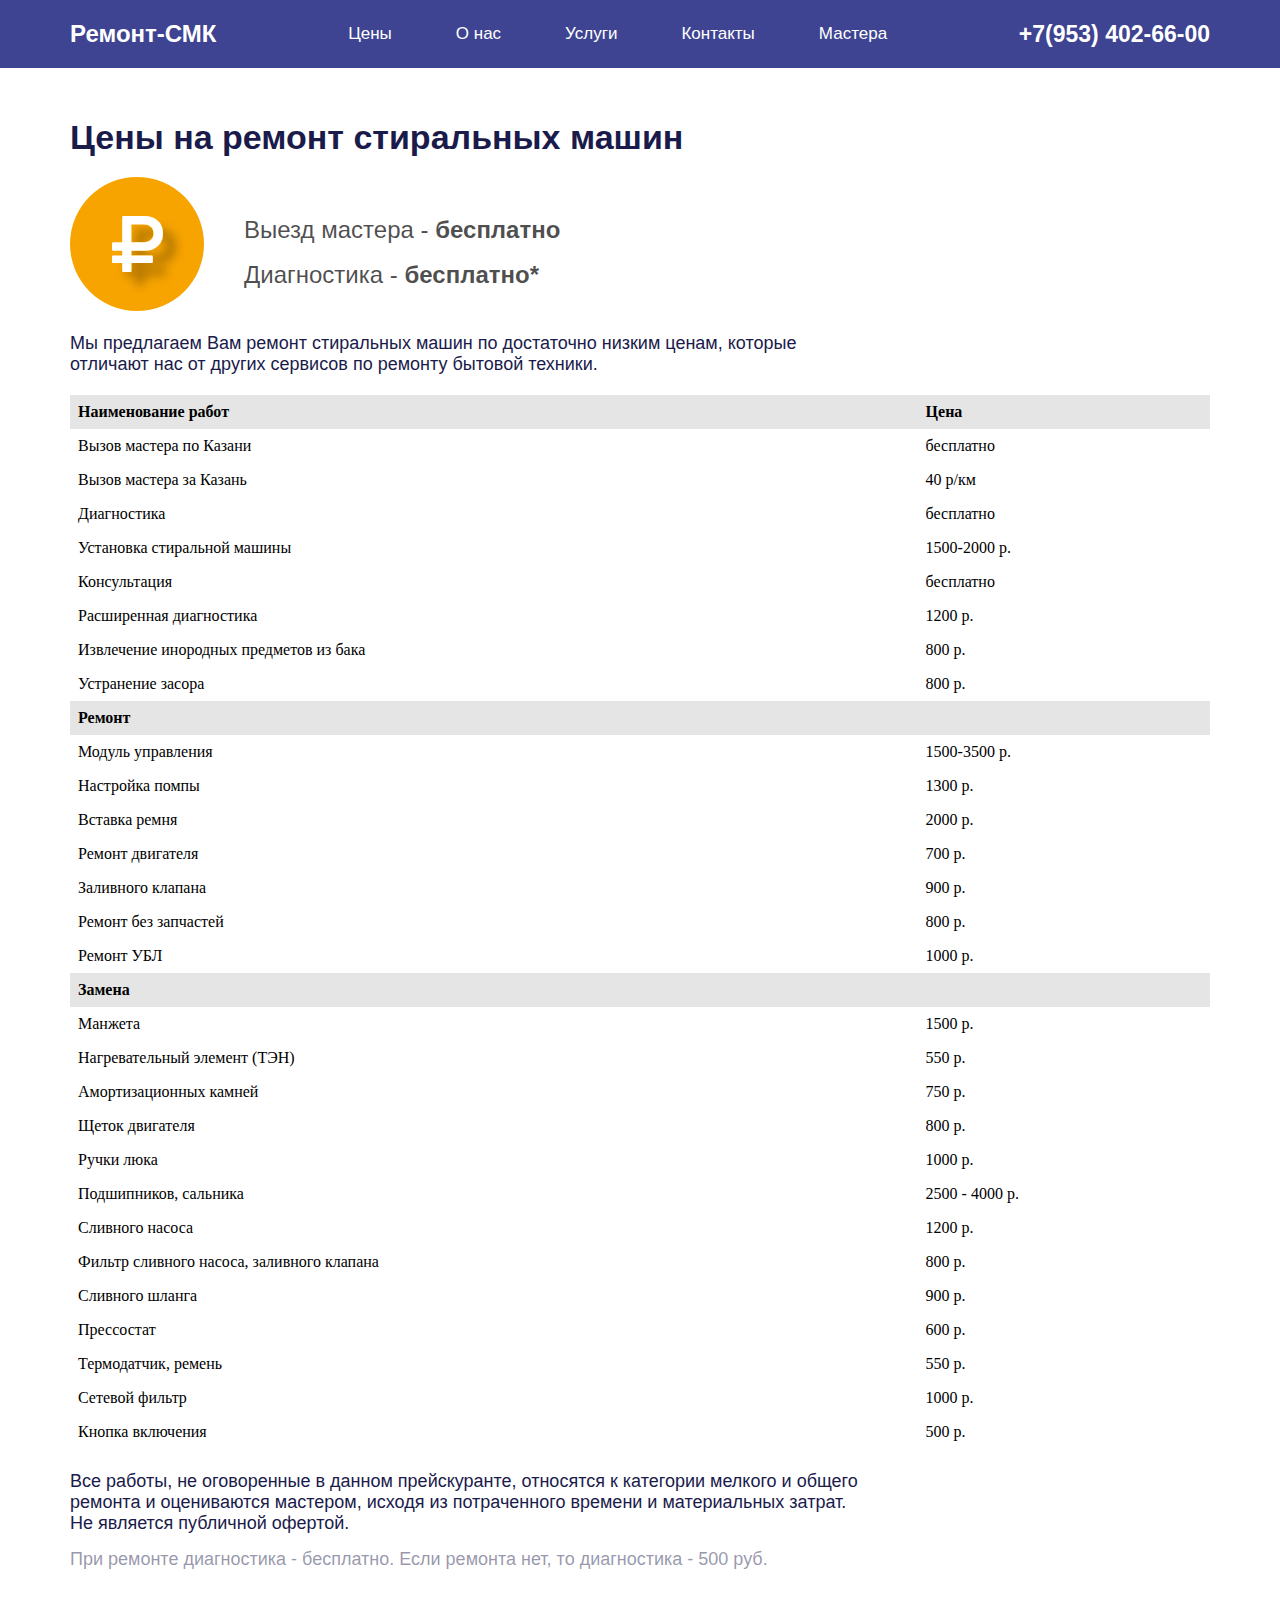
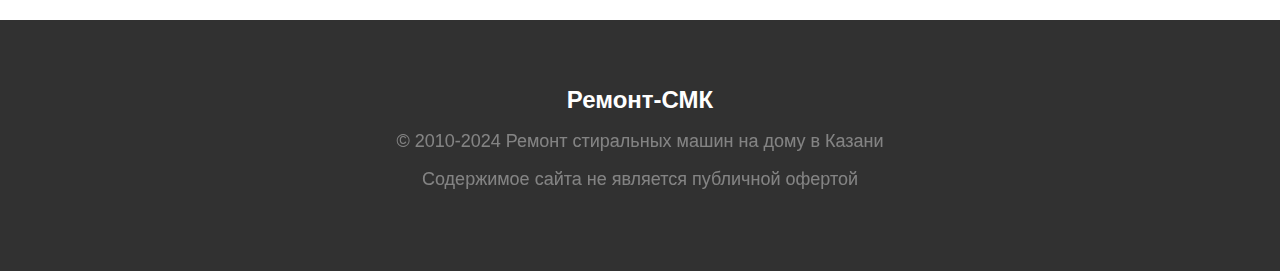
<file: prices.html>
<!DOCTYPE html>
<html lang="ru">
<head>
    <meta charset="UTF-8">
    <meta name="viewport" content="width=device-width, initial-scale=1.0">
    <link rel="stylesheet" href="css/reset.css">
    <link rel="stylesheet" href="css/prices.css">
    <link rel="stylesheet" href="css/style.css">
    <title>Цены на ремонт стиральных машин на Дому в Казани</title>
</head>
<body>
<!-- section prices -->
<header class="header" id="header">
  <div class="container header__container">
      <div class="logo"><a href="/">Ремонт-СМК</a></div>
      <nav class="header__nav">
          <ul class="header__links">
              <li><a href="prices.html">Цены</a></li>
              <li><a href="aboutus.html">О нас</a></li>
              <li><a href="service.html">Услуги</a></li>
              <li><a href="contact.html">Контакты</a></li>
              <li><a href="masters.html">Мастера</a></li>
          </ul>
      </nav>

      <div class="pnone"><a href="tel:+79534026600">+7(953) 402-66-00</a></div>
      <div class="header__burger">
          <span></span>
      </div>
  </div>
</header>
<main>
    <section class="prices">
        <div class="container">
            <h1 class="prices__title">Цены на ремонт стиральных машин</h1>
            <div class="prices__symbol">
                <img src="img/ruble-icon.svg" alt="знак рубля, стоимость ремонта">
                <div class="prices__text-container">
                <div class="prices__text">Выезд мастера - <span>бесплатно</span></div>
                <div class="prices__text">Диагностика - <span>бесплатно*</span></div>
                </div>
            </div>
            <div class="prices__descr">Мы предлагаем Вам <a href="index.html" class="prices__descr-link">ремонт стиральных машин</a> по достаточно низким ценам, которые отличают нас от других сервисов по ремонту бытовой техники.</div> 
            <!-- таблица -->
            <table class="custom-table">
  <tr class="table-header">
    <th>Наименование работ</th>
    <th>Цена</th>
  </tr>
  <tr>
    <td>Вызов мастера по Казани</td>
    <td>бесплатно</td>
  </tr>
  <tr>
    <td>Вызов мастера за Казань</td>
    <td>40 р/км</td>
  </tr>
  <tr>
    <td>Диагностика</td>
    <td>бесплатно</td>
  </tr>
  <tr>
    <td>Установка стиральной машины</td>
    <td>1500-2000 р.</td>
  </tr>
  <tr>
    <td>Консультация</td>
    <td>бесплатно</td>
  </tr>
  <tr>
    <td>Расширенная диагностика</td>
    <td>1200 р.</td>
  </tr>
  <tr>
    <td>Извлечение инородных предметов из бака</td>
    <td>800 р.</td>
  </tr>
  <tr>
    <td>Устранение засора</td>
    <td>800 р.</td>
  </tr>
  <tr class="table-header">
    <th >Ремонт</th>
   <th></th>
  </tr>
  <tr>
    <td>Модуль управления</td>
    <td>1500-3500 р.</td>
  </tr>
  <tr>
    <td>Настройка помпы</td>
    <td>1300 р.</td>
  </tr>
  <tr>
    <td>Вставка ремня</td>
    <td>2000 р.</td>
  </tr>
  <tr>
    <td>Ремонт двигателя</td>
    <td>700 р.</td>
  </tr>
  <tr>
    <td>Заливного клапана</td>
    <td>900 р.</td>
  </tr>
  <tr>
    <td>Ремонт без запчастей</td>
    <td>800 р.</td>
  </tr>
  <tr>
    <td>Ремонт УБЛ</td>
    <td>1000 р.</td>
  </tr>
  <tr class="table-header">
    <th >Замена</th>
   <th></th>
  </tr>
  <tr>
    <td>Манжета</td>
    <td>1500 р.</td>
  </tr>
  <tr>
    <td>Нагревательный элемент (ТЭН)</td>
    <td>550 р.</td>
  </tr>
  <tr>
    <td>Амортизационных камней</td>
    <td>750 р.</td>
  </tr>
  <tr>
    <td>Щеток двигателя</td>
    <td>800 р.</td>
  </tr>
  <tr>
    <td>Ручки люка</td>
    <td>1000 р.</td>
  </tr>
  <tr>
    <td>Подшипников, сальника</td>
    <td>2500 - 4000 р. </td>
  </tr>
  <tr>
    <td>Сливного насоса</td>
    <td>1200 р.</td>
  </tr>
  <tr>
    <td>Фильтр сливного насоса, заливного клапана</td>
    <td>800 р.</td>
  </tr>
  <tr>
    <td>Сливного шланга</td>
    <td>900 р.</td>
  </tr>
  <tr>
    <td>Прессостат</td>
    <td>600 р.</td>
  </tr>
  <tr>
    <td>Термодатчик, ремень</td>
    <td>550 р.</td>
  </tr>
  <tr>
    <td>Сетевой фильтр</td>
    <td>1000 р.</td>
  </tr>
  <tr>
    <td>Кнопка включения</td>
    <td>500 р.</td>
  </tr>
</table>
<div class="prices__descr">Все работы, не оговоренные в данном прейскуранте, относятся к категории мелкого и общего ремонта и оцениваются мастером, исходя из потраченного времени и материальных затрат. Не является публичной офертой.</div>
<div class="price__clarification">При ремонте диагностика - бесплатно. Если ремонта нет, то диагностика - 500 руб.</div>
        </div>
    </section>
</main>


<footer class="footer">
  <div class="logo-footer"><a href="index.html">Ремонт-СМК</a></div>
  <div class="footer__copyright">	&#169; 2010-2024 Ремонт стиральных машин на дому в Казани</div>
  <div class="footer__descr">Содержимое сайта не является публичной офертой</div>
</footer>
<script src="./js/main.js"></script>
</body>
</html>
</file>
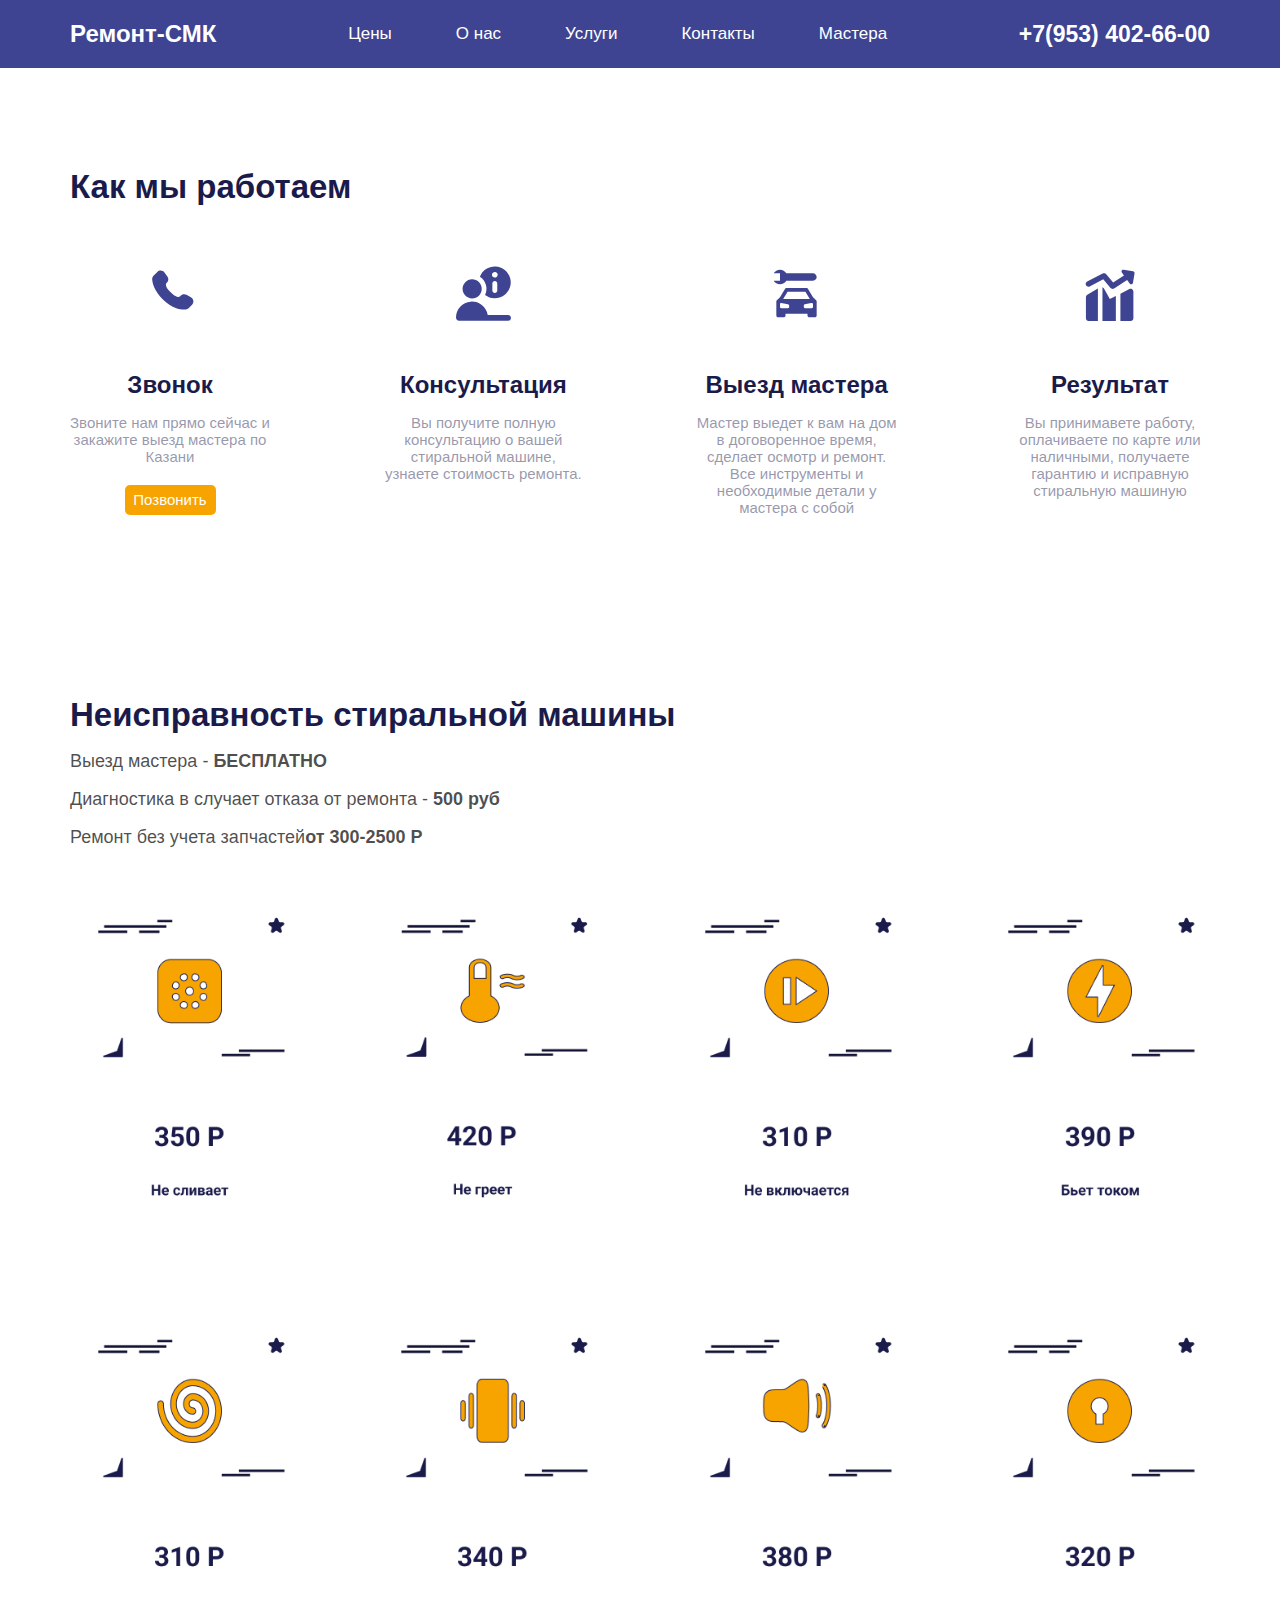
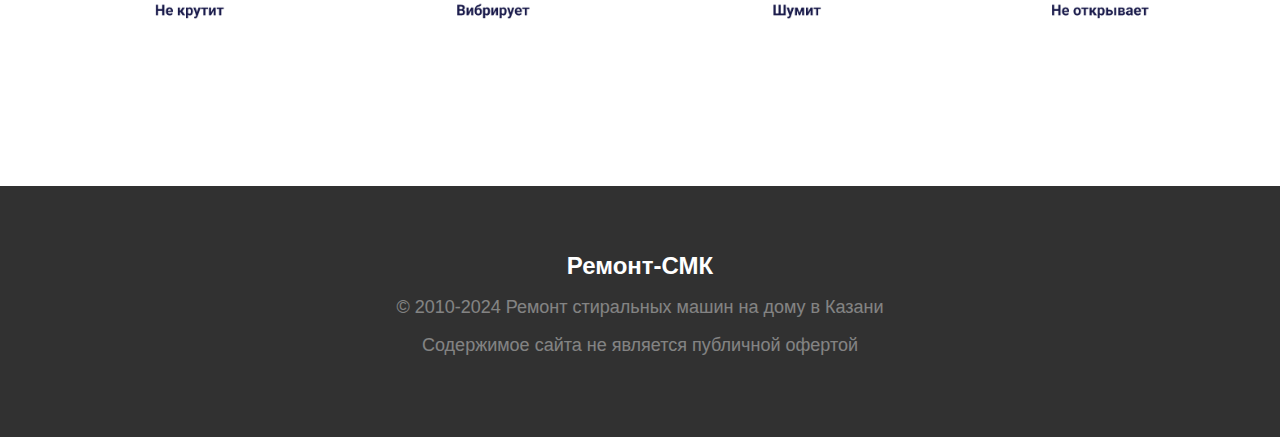
<file: service.html>
<!DOCTYPE html>
<html lang="ru">
<head>
    <meta charset="UTF-8">
    <meta name="viewport" content="width=device-width, initial-scale=1.0">
    <meta name="description"
        content="Услуги по ремонту стиральных машин на дому в Казани. Виды неисправностей стиралок и работ по ремонту.">
    <meta name="keywords" content="услуги сервис ремонт стиральных машин">
    <link rel="icon" type="image/x-icon" href="favicon.ico" />
    <link rel="stylesheet" href="css/tiny-slider.css">
    <link rel="stylesheet" href="css/reset.css">
    <link rel="stylesheet" href="css/style.css">
    <link rel="canonical" href="#">
    <title>Услуги по ремонту стиральных машин сервиса Ремонт-СМК</title>
</head>
<body>
    <!-- header -->
    <header class="header" id="header">
        <div class="container header__container">
            <div class="logo"><a href="/" title="Ремонт стиральных машин на дому в Казани">Ремонт-СМК</a></div>
            <nav class="header__nav">
                <ul class="header__links">
                    <li><a href="prices.html">Цены</a></li>
                    <li><a href="aboutus.html">О нас</a></li>
                    <li><a href="service.html">Услуги</a></li>
                    <li><a href="contact.html">Контакты</a></li>
                    <li><a href="masters.html">Мастера</a></li>
                </ul>
            </nav>
    
            <div class="pnone"><a href="tel:+79534026600">+7(953) 402-66-00</a></div>
            <div class="header__burger">
                <span></span>
            </div>
        </div>
    </header>

    <main>
<!-- section ourwork -->

<section class="ourwork">
    <div class="container">
        <h1 class="title-h3">Как мы работаем</h1>
        <div class="ourwork__cards">
            <div class="ourwirk__card-item">
                <div class="icon"><img src="img/phone.svg" alt="Звоните нам по указанному номеру"></div>
                <h4>Звонок</h4>
                <p>Звоните нам прямо сейчас и закажите выезд мастера по Казани</p>
                <a href="tel:+79534026600" class="ourwork__btn">Позвонить</a>
            </div>

            <div class="ourwirk__card-item">
                <div class="icon"><img src="img/consultation.svg" alt="Консультация по телефону или соц сетям"></div>
                <h4>Консультация</h4>
                <p>Вы получите полную консультацию о вашей стиральной машине, узнаете стоимость ремонта.</p>
            </div>

            <div class="ourwirk__card-item">
                <div class="icon"><img src="img/car.svg" alt="выезд на дом на своем автомобиле"></div>
                <h4>Выезд мастера</h4>
                <p>Мастер выедет к вам на дом в договоренное время, сделает осмотр и ремонт. Все инструменты и
                    необходимые детали у мастера с собой</p>
            </div>

            <div class="ourwirk__card-item">
                <div class="icon"><img src="img/result.svg" alt="Вы принимаете работу"></div>
                <h4>Результат</h4>
                <p>Вы принимавете работу, оплачиваете по карте или наличными, получаете гарантию и исправную
                    стиральную машиную</p>
            </div>
        </div>
    </div>

</section>
<!-- section bug -->
<section class="bug">
    <div class="container">
        <h3 class="title-h3">Неисправность стиральной машины</h3>
        <p>Выезд мастера - <span>БЕСПЛАТНО</span></p>
        <p>Диагностика в случает отказа от ремонта - <span>500 руб</span></p>
        <p>Ремонт без учета запчастей<span>от 300-2500 Р</span></p>
        <div class="bug__cards">
            <div class="bug__card-item">
                <div class="bug__card-front">
                    <img src="img/card-1.png" alt="не сливает, не работает сливной насос, засор">
                </div>
                <div class="bug__card-back">
                    В результате попадания мусора в систему слива воды стиральной машины, вода может перестать сливаться.
                </div>
            </div>

            <div class="bug__card-item">
                <div class="bug__card-front">
                    <img src="img/card-2.png" alt="не греет воду, не работает тэн">
                </div>
                <div class="bug__card-back">
                    Нагрев воды зависит от исправности нагревательно элемента или электроники.
                </div>
            </div>

            <div class="bug__card-item">
                <div class="bug__card-front">
                    <img src="img/card-3.png" alt="не включается стиральная машина, не работает модуль">
                </div>
                <div class="bug__card-back">
                    Чаще всего стиральная машина не включается из-за неполадки в электронной плате.
                </div>
            </div>

            <div class="bug__card-item">
                <div class="bug__card-front">
                    <img src="img/card-4.png" alt="бьет током когда прикасаешься, бьет током из-за тэна">
                </div>
                <div class="bug__card-back">
                    В большинстве случаев такое происходит из-за вышешедшего из строя нагревательного элемента (тэн).
                </div>
            </div>

            <div class="bug__card-item">
                <div class="bug__card-front">
                    <img src="img/card-5.png" alt="не крутит, порвался ремень, законщились щетки в двигатели">
                </div>
                <div class="bug__card-back">
                    Чаще всего в стиральной машине не крутится бак из-за неполадок в двигателе.
                </div>
            </div>

            <div class="bug__card-item">
                <div class="bug__card-front">
                    <img src="img/card-6.png" alt="вибрирует стиральная машина, бегает по ванне, не устойчивый">
                </div>
                <div class="bug__card-back">
                    Стиралка не ровно стоит, старые амортизаторы могут быть причиной сильной вибрации.
                </div>
            </div>

            <div class="bug__card-item">
                <div class="bug__card-front">
                    <img src="img/card-7.png" alt="шумит как буд-то самолет взлетает, сильный шум когда отжимает">
                </div>
                <div class="bug__card-back">
                    Такое происходит из-за несправности подшипников, посторонний предмет в баке.
                </div>
            </div>

            <div class="bug__card-item">
                <div class="bug__card-front">
                    <img src="img/card-8.png" alt="не открывает дверку после стирки, сломалась ручка">
                </div>
                <div class="bug__card-back">
                    Может произойти из-за сломанной ручки дверцы, или стиралка не закончила цикл.
                </div>
            </div>
        </div>
    </div>
</section>
    </main>
    <!-- footer -->
    <footer class="footer">
        <div class="logo-footer"><a href="index.html">Ремонт-СМК</a></div>
        <div class="footer__copyright">	&#169; 2010-2024 Ремонт стиральных машин на дому в Казани</div>
        <div class="footer__descr">Содержимое сайта не является публичной офертой</div>
    </footer>
    <script src="js/tiny-slider.js"></script>
    <script src="js/main.js"></script>
</body>
</html>
</file>
<file: css/tiny-slider.css>
.tns-outer{padding:0 !important}.tns-outer [hidden]{display:none !important}.tns-outer [aria-controls],.tns-outer [data-action]{cursor:pointer}.tns-slider{-webkit-transition:all 0s;-moz-transition:all 0s;transition:all 0s}.tns-slider>.tns-item{-webkit-box-sizing:border-box;-moz-box-sizing:border-box;box-sizing:border-box}.tns-horizontal.tns-subpixel{white-space:nowrap}.tns-horizontal.tns-subpixel>.tns-item{display:inline-block;vertical-align:top;white-space:normal}.tns-horizontal.tns-no-subpixel:after{content:'';display:table;clear:both}.tns-horizontal.tns-no-subpixel>.tns-item{float:left}.tns-horizontal.tns-carousel.tns-no-subpixel>.tns-item{margin-right:-100%}.tns-no-calc{position:relative;left:0}.tns-gallery{position:relative;left:0;min-height:1px}.tns-gallery>.tns-item{position:absolute;left:-100%;-webkit-transition:transform 0s, opacity 0s;-moz-transition:transform 0s, opacity 0s;transition:transform 0s, opacity 0s}.tns-gallery>.tns-slide-active{position:relative;left:auto !important}.tns-gallery>.tns-moving{-webkit-transition:all 0.25s;-moz-transition:all 0.25s;transition:all 0.25s}.tns-autowidth{display:inline-block}.tns-lazy-img{-webkit-transition:opacity 0.6s;-moz-transition:opacity 0.6s;transition:opacity 0.6s;opacity:0.6}.tns-lazy-img.tns-complete{opacity:1}.tns-ah{-webkit-transition:height 0s;-moz-transition:height 0s;transition:height 0s}.tns-ovh{overflow:hidden}.tns-visually-hidden{position:absolute;left:-10000em}.tns-transparent{opacity:0;visibility:hidden}.tns-fadeIn{opacity:1;filter:alpha(opacity=100);z-index:0}.tns-normal,.tns-fadeOut{opacity:0;filter:alpha(opacity=0);z-index:-1}.tns-vpfix{white-space:nowrap}.tns-vpfix>div,.tns-vpfix>li{display:inline-block}.tns-t-subp2{margin:0 auto;width:310px;position:relative;height:10px;overflow:hidden}.tns-t-ct{width:2333.3333333%;width:-webkit-calc(100% * 70 / 3);width:-moz-calc(100% * 70 / 3);width:calc(100% * 70 / 3);position:absolute;right:0}.tns-t-ct:after{content:'';display:table;clear:both}.tns-t-ct>div{width:1.4285714%;width:-webkit-calc(100% / 70);width:-moz-calc(100% / 70);width:calc(100% / 70);height:10px;float:left}

/*# sourceMappingURL=sourcemaps/tiny-slider.css.map */
</file>
<file: css/style.css>
@import url('header.css');
@import url('welcome.css');
@import url('bug.css');
@import url('ourwork.css');
@import url('about.css');
@import url('masters.css');
@import url('facts.css');
@import url('service.css');
@import url('lacs.css');
@import url('map.css');
@import url('footer.css');
@import url('media.css');


/* common styles */

/* colors root */
:root {
    --color-main: #3E4491;
    --color-accent: #F7A400;
    --color-typography: #1A1B4B;
    --typography-transparent: rgba(49, 49, 90, 0.5);
    --typography: #1a1b4b;
    --white: #fff;
}

/* typography root */
:root {
    --font-family: "Roboto", sans-serif;
  }

.container {
    max-width: 1170px;
    margin: 0 auto;
    padding: 0 15px;
}

.title-h3 {
    font-family: var(--font-family);
    font-weight: 700;
    font-size: 33px;
    color: var(--typography);
}
</file>
<file: css/prices.css>
.custom-table {
  margin-top: 20px;
  border-collapse: collapse;
  width: 100%;
}

.custom-table,
.custom-table th,
.custom-table td {
  border: none;
}

.custom-table th,
.custom-table td {
  padding: 8px;
  text-align: left;
}

.table-header {
  background-color: rgb(229, 229, 229);
}

.custom-table tr:hover {
  background-color: #FFD74B;
}


.prices {
  padding: 50px 0;
}

.prices__title {
  font-family: var(--font-family);
  font-weight: 700;
  font-size: 34px;
  color: var(--typography);
}

.prices__symbol {
  margin-top: 20px;
  display: flex;
  align-items: center;
}

.prices__text-container {
  margin-left: 40px;
}

.prices__symbol img {}

.prices__text {
  font-family: var(--font-family);
  font-weight: 400;
  font-size: 24px;
  color: rgba(0, 0, 0, 0.7);
  margin-top: 17px;
}

.prices__text span {
  font-weight: 700;
}

.prices__descr {
  font-family: var(--font-family);
  font-weight: 400;
  font-size: 18px;
  color: var(--typography);
  margin-top: 22px;
  max-width: 70%;
}

.prices__descr-link:hover {
color: var(--color-main);
}

.custom-table {}

.price__clarification {
  margin-top: 15px;
  font-family: var(--font-family);
  font-weight: 400;
  font-size: 18px;
  color: var(--typography-transparent);
}

.add {
  height: 1000px;
}
</file>
